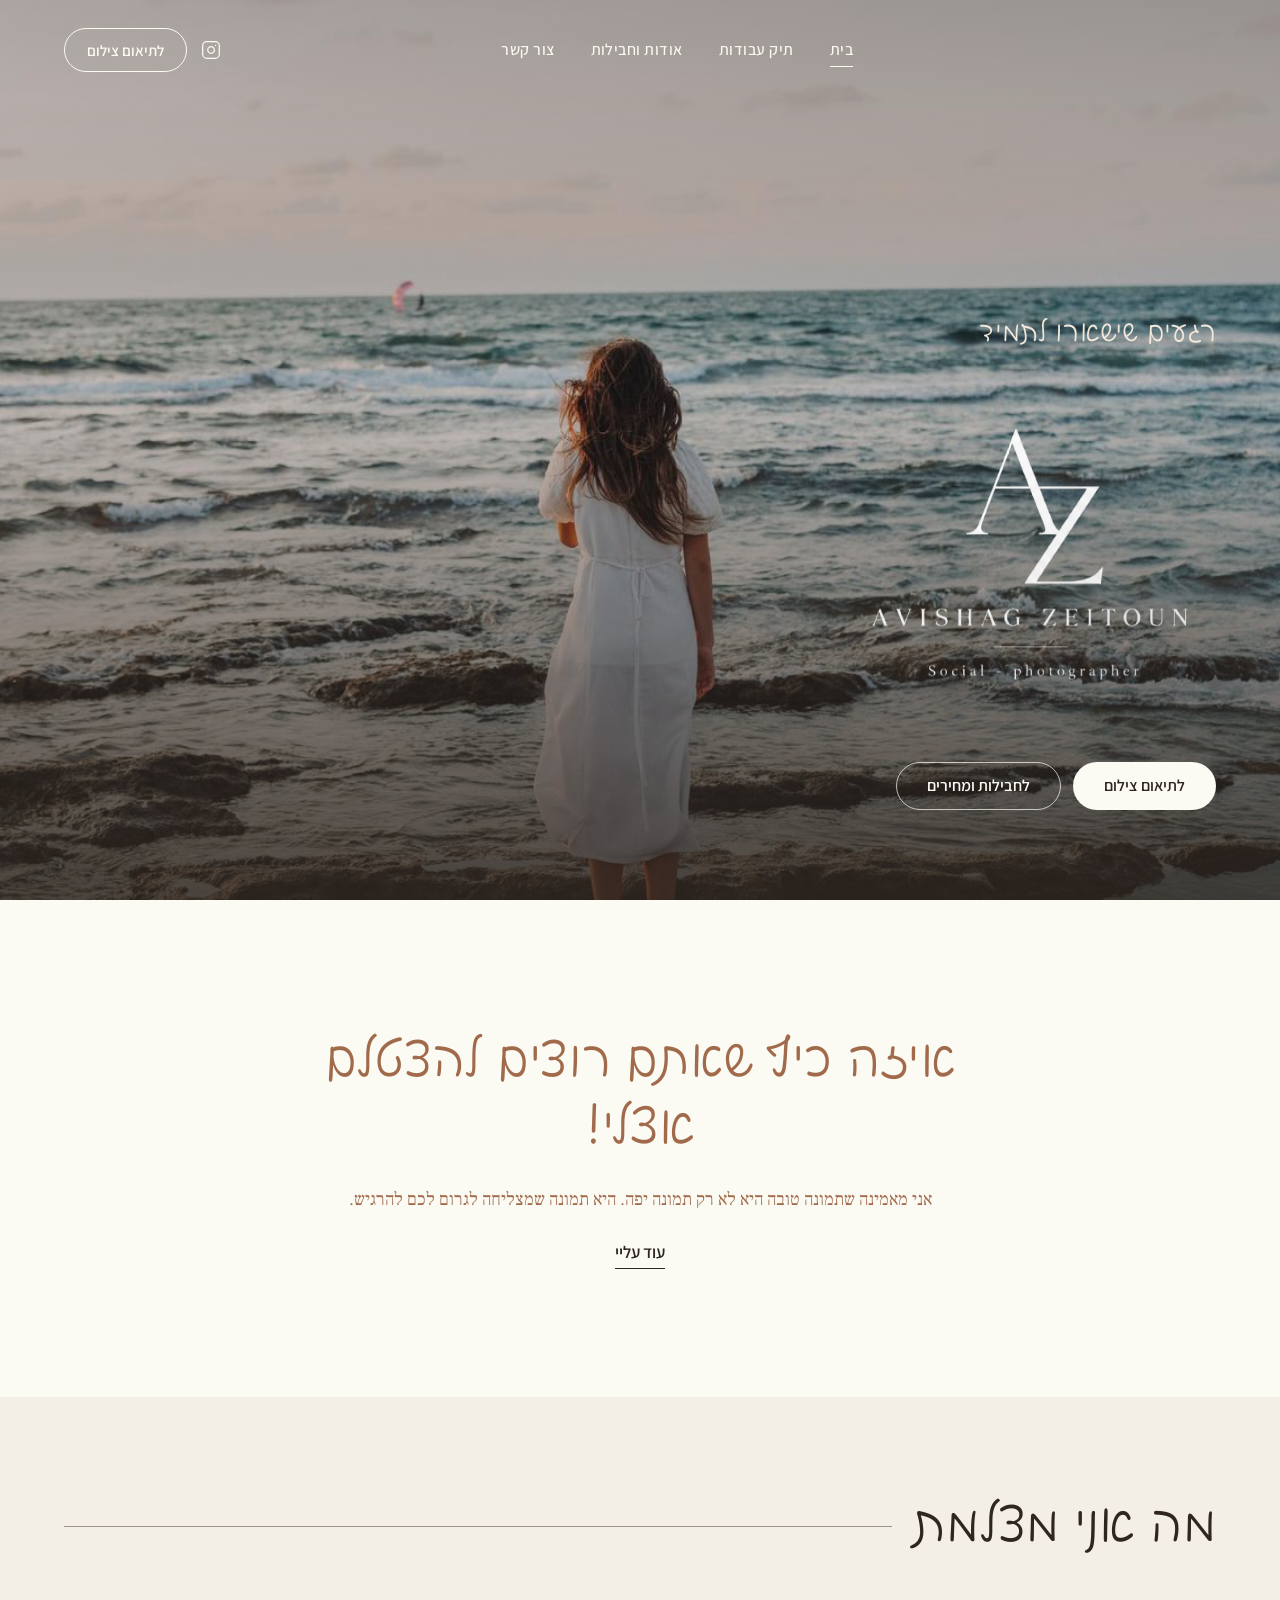
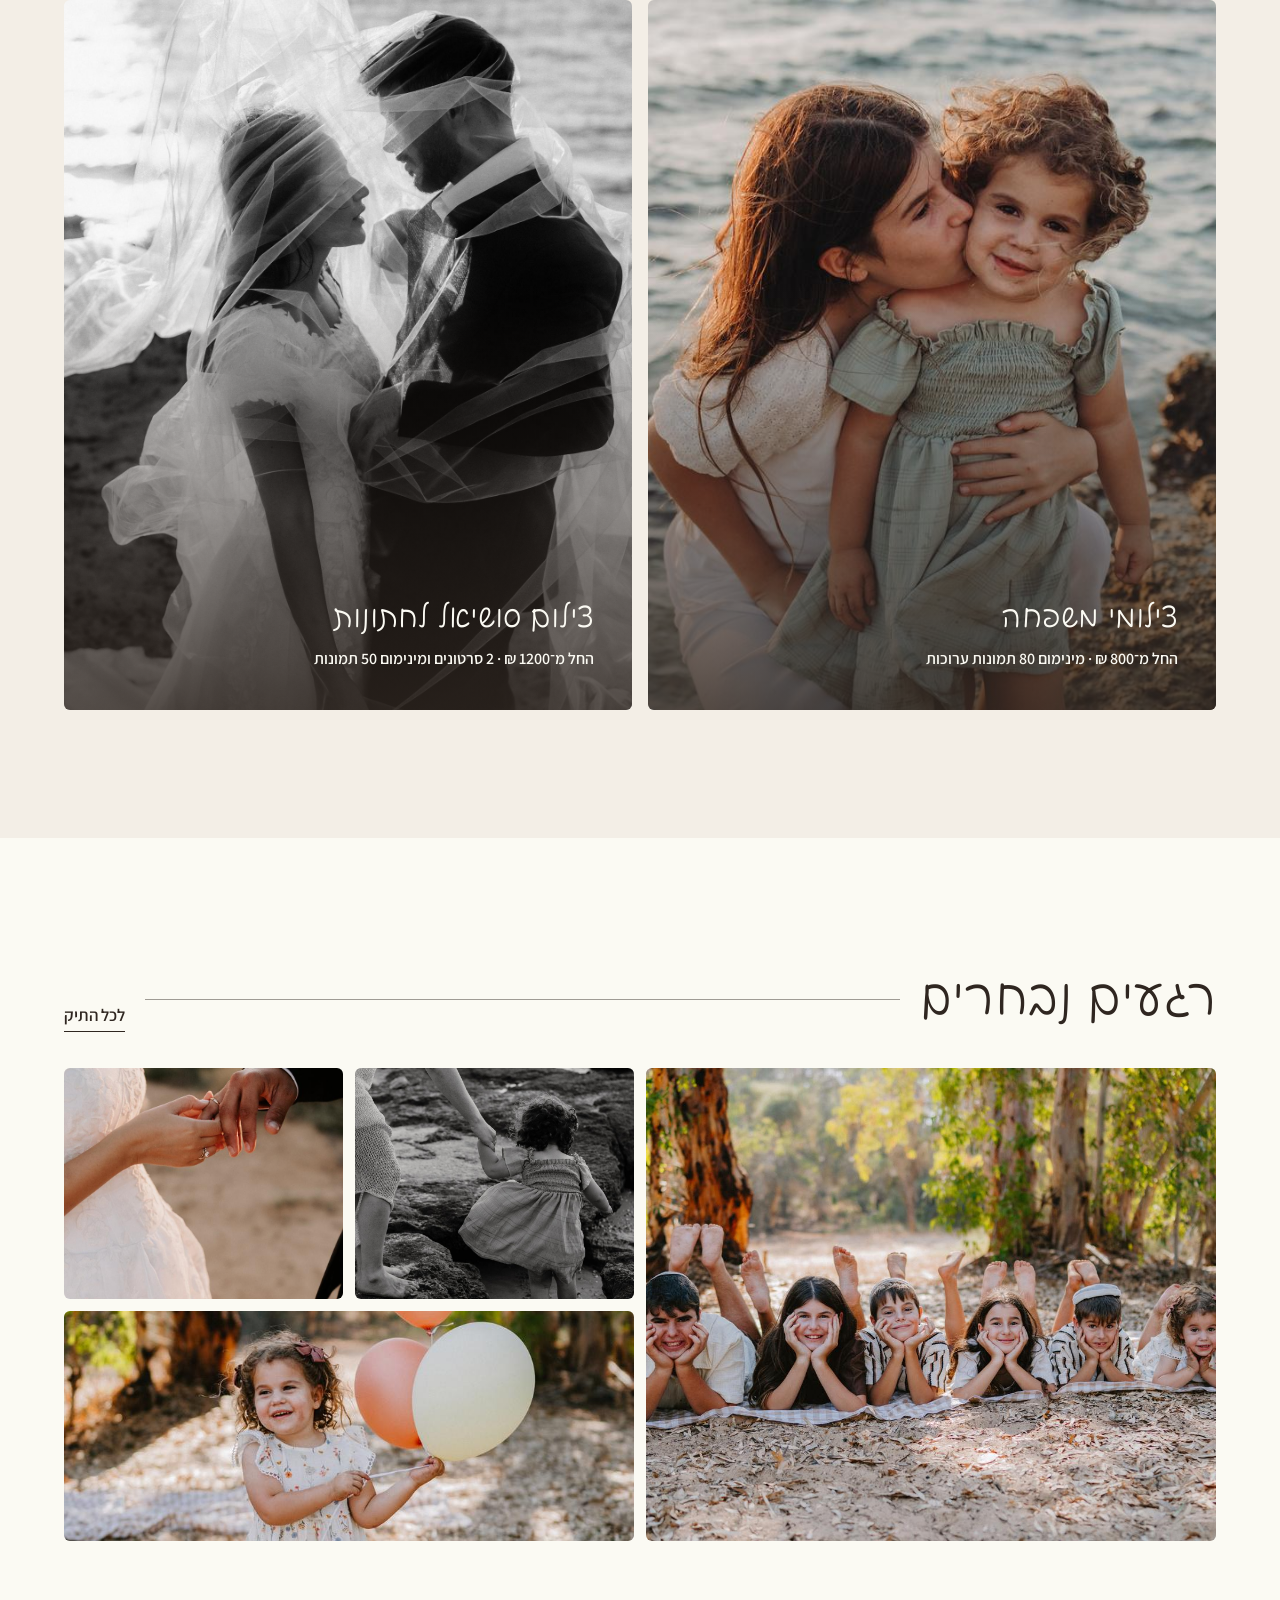
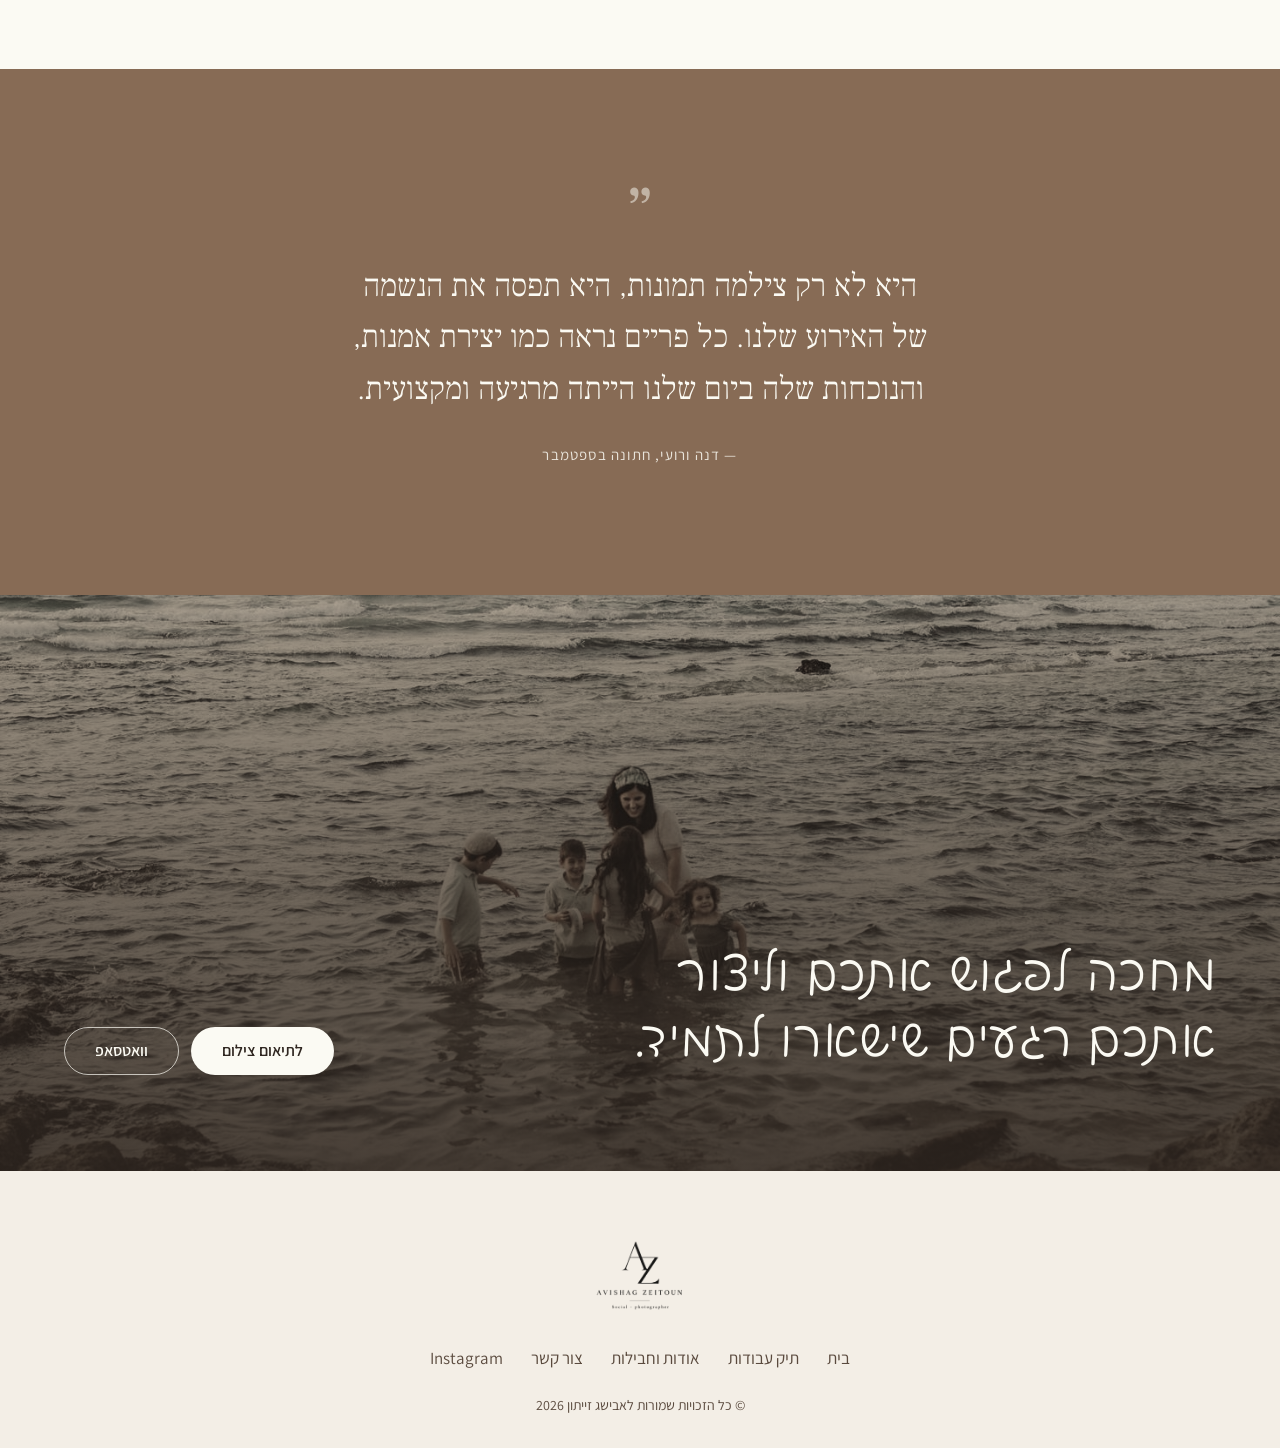
<file: index.html>
<!doctype html>
<html lang="he" dir="rtl">
  <head>
    <meta charset="UTF-8" />
    <meta name="viewport" content="width=device-width, initial-scale=1.0" />
    <title>Avishag Zeitoun – צלמת משפחות וסושיאל לחתונות</title>
    <meta
      name="description"
      content="צילומי משפחה וצילום סושיאל לחתונות. רגעים שישארו לתמיד."
    />
    <link rel="preconnect" href="https://fonts.googleapis.com" />
    <link rel="preconnect" href="https://fonts.gstatic.com" crossorigin />
    <link
      href="https://fonts.googleapis.com/css2?family=Assistant:wght@300..700&family=Frank+Ruhl+Libre:wght@300..700&family=Playpen+Sans+Hebrew:wght@300;400&display=swap"
      rel="stylesheet"
    />
    <link rel="stylesheet" href="css/style.css" />
  </head>
  <body>
    <!-- ── Navigation ─────────────────────────────────────────────────────── -->
    <nav class="site-nav site-nav--overlay" aria-label="ניווט ראשי">
      <div class="container nav-inner">
        <a
          class="nav-logo"
          href="index.html"
          aria-label="Avishag Zeitoun – דף הבית"
        >
          <img
            class="logo-light"
            src="page_pics/regular_logo.png"
            alt="Avishag Zeitoun"
          />
          <img
            class="logo-dark"
            src="page_pics/logo_for_dark_background.png"
            alt=""
          />
        </a>
        <ul class="nav-links">
          <li><a href="index.html" aria-current="page">בית</a></li>
          <li><a href="portfolio.html">תיק עבודות</a></li>
          <li><a href="about.html">אודות וחבילות</a></li>
          <li><a href="contact.html">צור קשר</a></li>
        </ul>
        <div class="nav-actions">
          <a
            class="nav-ig"
            data-ig
            href="#"
            target="_blank"
            rel="noopener noreferrer"
            aria-label="Instagram"
            ><svg
              width="20"
              height="20"
              viewBox="0 0 24 24"
              fill="none"
              stroke="currentColor"
              stroke-width="1.5"
              stroke-linecap="round"
              stroke-linejoin="round"
              aria-hidden="true"
            >
              <rect x="2" y="2" width="20" height="20" rx="5" ry="5" />
              <path d="M16 11.37A4 4 0 1 1 12.63 8 4 4 0 0 1 16 11.37z" />
              <line x1="17.5" y1="6.5" x2="17.51" y2="6.5" /></svg
          ></a>
          <button class="btn" type="button" data-open-modal>
            לתיאום צילום
          </button>
          <button
            class="burger"
            type="button"
            data-drawer-open
            aria-label="פתיחת תפריט"
          >
            <span></span><span></span>
          </button>
        </div>
      </div>
    </nav>

    <div class="drawer" id="drawer" aria-hidden="true">
      <button
        class="drawer-close"
        type="button"
        data-drawer-close
        aria-label="סגירה"
      >
        ×
      </button>
      <a href="index.html" aria-current="page">בית</a>
      <a href="portfolio.html">תיק עבודות</a>
      <a href="about.html">אודות וחבילות</a>
      <a href="contact.html">צור קשר</a>
      <div class="drawer-bottom">
        <button class="btn btn--ivory btn--block" type="button" data-open-modal>
          לתיאום צילום
        </button>
        <a data-ig href="#" target="_blank" rel="noopener noreferrer"
          >Instagram · <bdi dir="ltr">@avishag_photographer__</bdi></a
        >
      </div>
    </div>

    <!-- Logo that travels from the hero into the nav on scroll (driven by main.js) -->
    <div class="logo-fly" id="logo-fly" aria-hidden="true">
      <img
        class="logo-fly__dark"
        src="page_pics/logo_for_dark_background.png"
        alt=""
      />
      <img class="logo-fly__light" src="page_pics/regular_logo.png" alt="" />
    </div>

    <main>
      <header class="hero">
        <img
          class="hero__img hero__poster"
          src="page_pics/photo-2.jpg"
          alt="ילדה בשמלה לבנה מול הים בשקיעה"
          fetchpriority="high"
        />
        <!-- Seamless loop: two stacked copies of the clip crossfade at the seam (main.js) -->
        <video
          class="hero__img hero__video"
          muted
          playsinline
          preload="auto"
          aria-hidden="true"
          data-hero-video
        >
          <source src="page_pics/hero-loop.mp4" type="video/mp4" />
        </video>
        <video
          class="hero__img hero__video"
          muted
          playsinline
          preload="auto"
          aria-hidden="true"
          data-hero-video
        >
          <source src="page_pics/hero-loop.mp4" type="video/mp4" />
        </video>
        <div class="hero__shade"></div>
        <div class="container hero__content">
          <p class="hero__kicker">רגעים שישארו לתמיד</p>
          <h1 class="hero__title">
            <span class="visually-hidden"
              >אבישג זייתון – צילומי משפחה וסושיאל לחתונות</span
            >
            <img
              class="hero__logo"
              id="hero-logo"
              src="page_pics/logo_for_dark_background.png"
              alt=""
              aria-hidden="true"
            />
          </h1>
          <div class="btn-row">
            <button class="btn btn--ivory" type="button" data-open-modal>
              לתיאום צילום
            </button>
            <a class="btn btn--ghost" href="about.html#packages"
              >לחבילות ומחירים</a
            >
          </div>
        </div>
      </header>

      <section class="section">
        <div class="container intro reveal">
          <h2 class="h-section">איזה כיף שאתם רוצים להצטלם אצלי!</h2>
          <p class="story">
            אני מאמינה שתמונה טובה היא לא רק תמונה יפה. היא תמונה שמצליחה לגרום
            לכם להרגיש.
          </p>
          <a class="link-line" href="about.html">עוד עליי</a>
        </div>
      </section>

      <section
        class="section section--paper"
        style="padding-top: clamp(56px, 8vw, 96px)"
      >
        <div class="container">
          <div class="rule-title reveal" style="margin-bottom: 40px">
            <h2 class="h-section">מה אני מצלמת</h2>
          </div>
          <div class="services">
            <a class="service reveal" href="about.html#family-packages">
              <img
                src="page_pics/photo-3.jpg"
                alt="צילומי משפחה"
                loading="lazy"
              />
              <div class="service__shade"></div>
              <div class="service__body">
                <h3 class="h-card">צילומי משפחה</h3>
                <span class="service__from"
                  >החל מ־800 ₪ · מינימום 80 תמונות ערוכות</span
                >
              </div>
            </a>
            <a
              class="service reveal"
              href="about.html#wedding-packages"
              style="transition-delay: 120ms"
            >
              <img
                src="page_pics/photo-22.jpg"
                alt="צילום סושיאל לחתונות"
                loading="lazy"
              />
              <div class="service__shade"></div>
              <div class="service__body">
                <h3 class="h-card">צילום סושיאל לחתונות</h3>
                <span class="service__from"
                  >החל מ־1200 ₪ · 2 סרטונים ומינימום 50 תמונות</span
                >
              </div>
            </a>
          </div>
        </div>
      </section>

      <section class="section" style="overflow: hidden">
        <div
          class="container"
          style="
            display: flex;
            flex-wrap: wrap;
            align-items: flex-end;
            justify-content: space-between;
            gap: 20px;
            margin-bottom: 36px;
          "
        >
          <div class="rule-title reveal" style="flex: 1 1 320px">
            <h2 class="h-section">רגעים נבחרים</h2>
          </div>
          <a class="link-line" href="portfolio.html">לכל התיק</a>
        </div>
        <div class="container">
          <div class="featured">
            <figure class="featured__item featured__item--tall reveal">
              <img
                src="page_pics/photo-7.jpg"
                alt="שישה ילדים שוכבים על שמיכה ביער"
                loading="lazy"
              />
            </figure>
            <figure class="featured__item reveal">
              <img
                src="page_pics/photo-12.jpg"
                alt="אמא ופעוטה הולכות יד ביד על הסלעים"
                loading="lazy"
              />
            </figure>
            <figure class="featured__item reveal">
              <img
                src="page_pics/photo-20.jpg"
                alt="ענידת טבעת בחתונה"
                loading="lazy"
              />
            </figure>
            <figure class="featured__item featured__item--wide reveal">
              <img
                src="page_pics/photo-6.jpg"
                alt="ילדה עם בלונים"
                loading="lazy"
              />
            </figure>
          </div>
        </div>
      </section>

      <section class="section section--cocoa testimonial">
        <div class="testimonial__inner reveal">
          <span class="testimonial__mark" aria-hidden="true">”</span>
          <blockquote>
            היא לא רק צילמה תמונות, היא תפסה את הנשמה של האירוע שלנו. כל פריים
            נראה כמו יצירת אמנות, והנוכחות שלה ביום שלנו הייתה מרגיעה ומקצועית.
          </blockquote>
          <cite>— דנה ורועי, חתונה בספטמבר</cite>
        </div>
      </section>

      <section class="cta" id="contact-cta">
        <img
          class="cta__img"
          src="page_pics/photo-14.jpg"
          alt=""
          loading="lazy"
        />
        <div class="cta__shade"></div>
        <div class="container cta__inner">
          <h2 class="h-section">
            מחכה לפגוש אתכם וליצור אתכם רגעים שישארו לתמיד.
          </h2>
          <div class="btn-row">
            <button class="btn btn--ivory" type="button" data-open-modal>
              לתיאום צילום
            </button>
            <a
              class="btn btn--ghost"
              data-wa
              href="#"
              target="_blank"
              rel="noopener noreferrer"
              >וואטסאפ</a
            >
          </div>
        </div>
      </section>
    </main>

    <!-- ── Footer ─────────────────────────────────────────────────────────── -->
    <footer class="site-footer">
      <a href="index.html"
        ><img src="page_pics/regular_logo.png" alt="Avishag Zeitoun"
      /></a>
      <ul class="footer-nav">
        <li><a href="index.html">בית</a></li>
        <li><a href="portfolio.html">תיק עבודות</a></li>
        <li><a href="about.html">אודות וחבילות</a></li>
        <li><a href="contact.html">צור קשר</a></li>
        <li>
          <a data-ig href="#" target="_blank" rel="noopener noreferrer"
            >Instagram</a
          >
        </li>
      </ul>
      <p class="footer-copy">
        © כל הזכויות שמורות לאבישג זייתון <span data-year></span>
      </p>
    </footer>

    <!-- ── Booking modal ──────────────────────────────────────────────────── -->
    <div
      class="modal"
      id="booking-modal"
      role="dialog"
      aria-modal="true"
      aria-labelledby="modal-title"
    >
      <div class="modal__backdrop" data-close-modal></div>
      <div class="modal__panel">
        <button
          class="modal__close"
          type="button"
          data-close-modal
          aria-label="סגירה"
        >
          ×
        </button>
        <h2 class="h-card modal__title" id="modal-title">בואו נדבר</h2>
        <div class="booking" id="modal-form" data-booking>
          <div class="steps" aria-hidden="true"><span></span><span></span></div>
          <div class="form-step" data-step="1">
            <p class="form-step__title">איזה צילום מעניין אתכם?</p>
            <button type="button" class="session" data-session="family">
              <span
                ><strong>צילומי משפחה</strong
                ><small>800 / 1200 / 1500 ₪</small></span
              ><span aria-hidden="true">←</span>
            </button>
            <button type="button" class="session" data-session="wedding">
              <span
                ><strong>צילום סושיאל לחתונה</strong
                ><small>1200 / 1800 / 2200 ₪</small></span
              ><span aria-hidden="true">←</span>
            </button>
            <button type="button" class="session" data-session="pre-event">
              <span
                ><strong>בוק לפני האירוע</strong><small>צילום זוגי</small></span
              ><span aria-hidden="true">←</span>
            </button>
            <button type="button" class="session" data-session="bar-mitzvah">
              <span
                ><strong>בר / בת מצווה</strong
                ><small>חגיגה משפחתית</small></span
              ><span aria-hidden="true">←</span>
            </button>
          </div>
          <div class="form-step" data-step="2">
            <p class="form-picked"></p>
            <form>
              <div class="field-row">
                <input
                  class="field"
                  name="name"
                  required
                  placeholder="שם מלא *"
                  autocomplete="name"
                />
                <input
                  class="field"
                  name="phone"
                  type="tel"
                  required
                  placeholder="טלפון *"
                  autocomplete="tel"
                />
              </div>
              <input
                class="field"
                name="date"
                type="date"
                aria-label="תאריך מועדף"
              />
              <textarea
                class="field"
                name="message"
                rows="3"
                placeholder="ספרו לי קצת עליכם…"
              ></textarea>
              <button
                class="btn btn--cocoa btn--block"
                type="submit"
                style="margin-top: 16px"
              >
                שליחה בוואטסאפ
              </button>
            </form>
            <button type="button" class="form-back">→ חזרה</button>
          </div>
          <div class="form-success" data-step="done">
            <p class="h-card">ההודעה מוכנה בוואטסאפ!</p>
            <p>אם החלון לא נפתח, בדקו שחסימת חלונות קופצים כבויה.</p>
            <button
              type="button"
              class="link-line"
              data-reset
              style="
                background: none;
                border: 0;
                border-bottom: 1px solid;
                cursor: pointer;
                font: inherit;
              "
            >
              שליחה נוספת
            </button>
          </div>
        </div>
      </div>
    </div>

    <script src="js/gallery-data.js"></script>
    <script src="js/main.js"></script>
  </body>
</html>
</file>
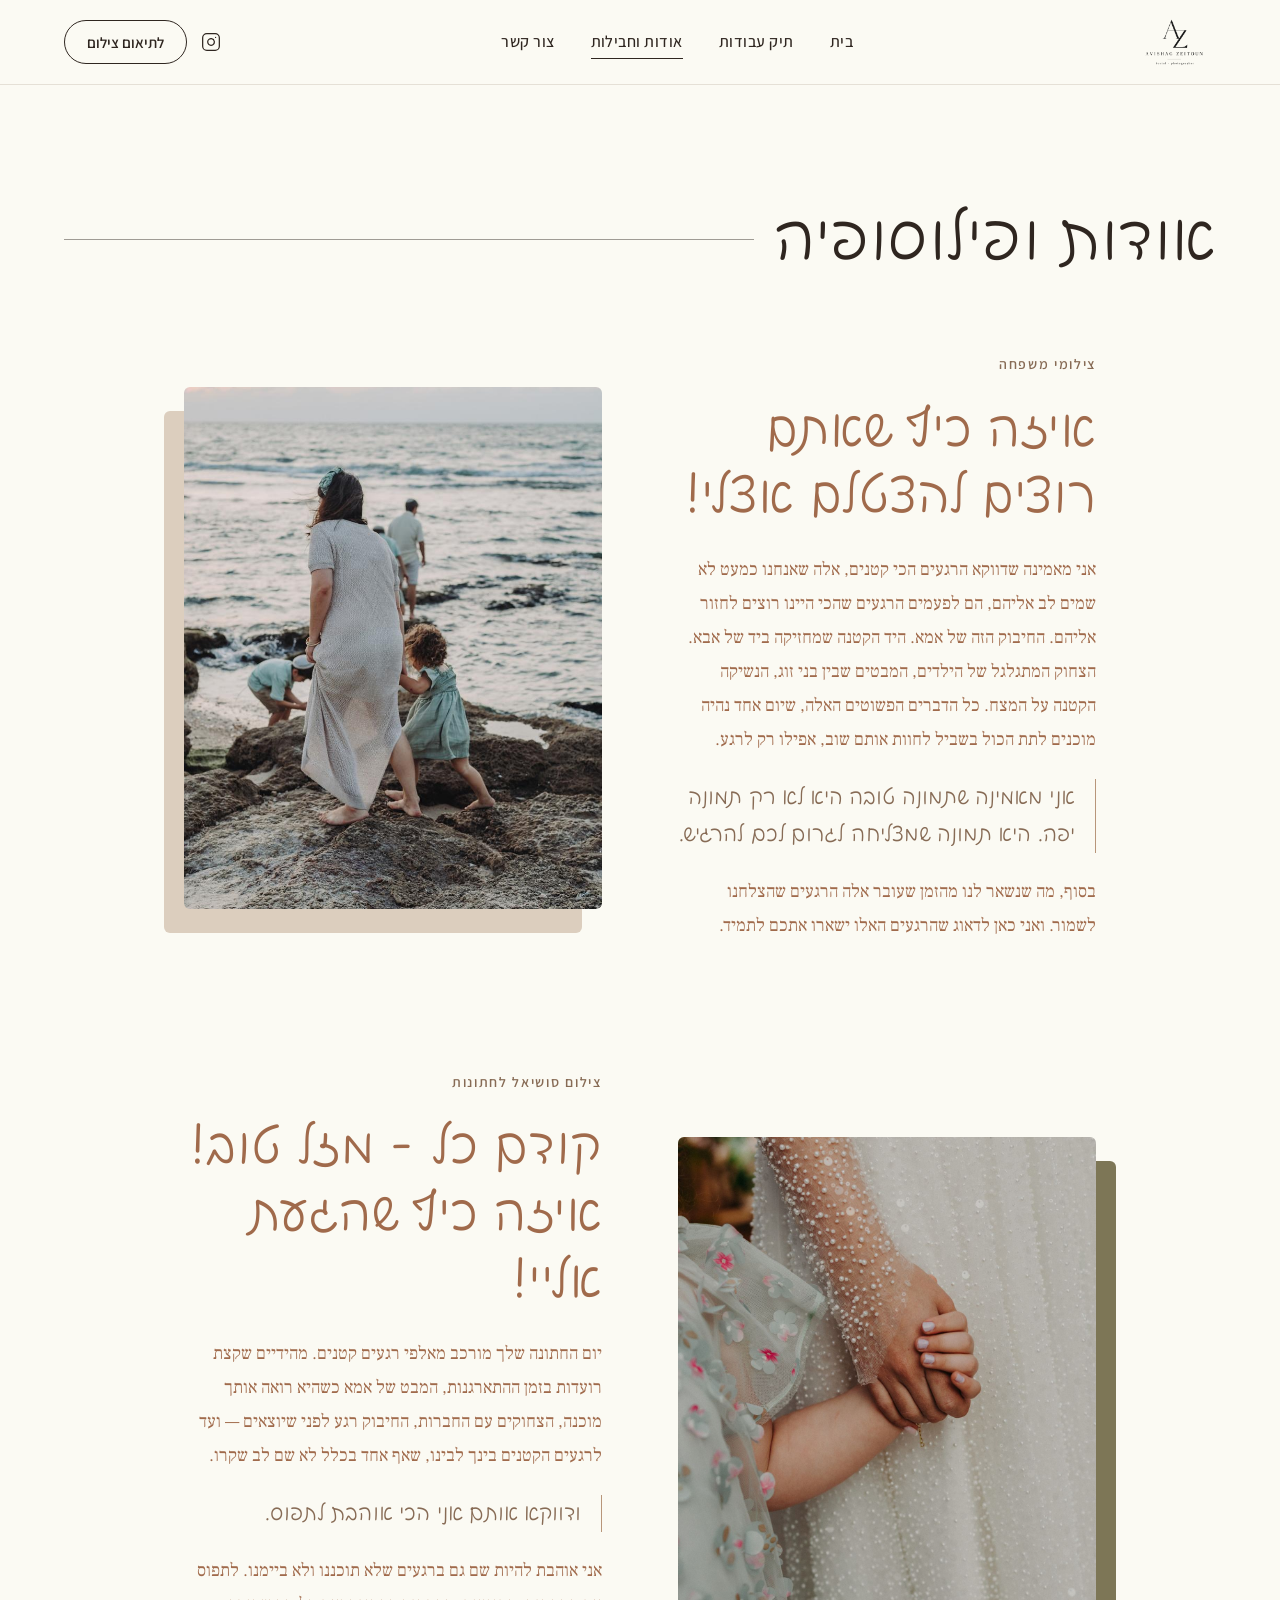
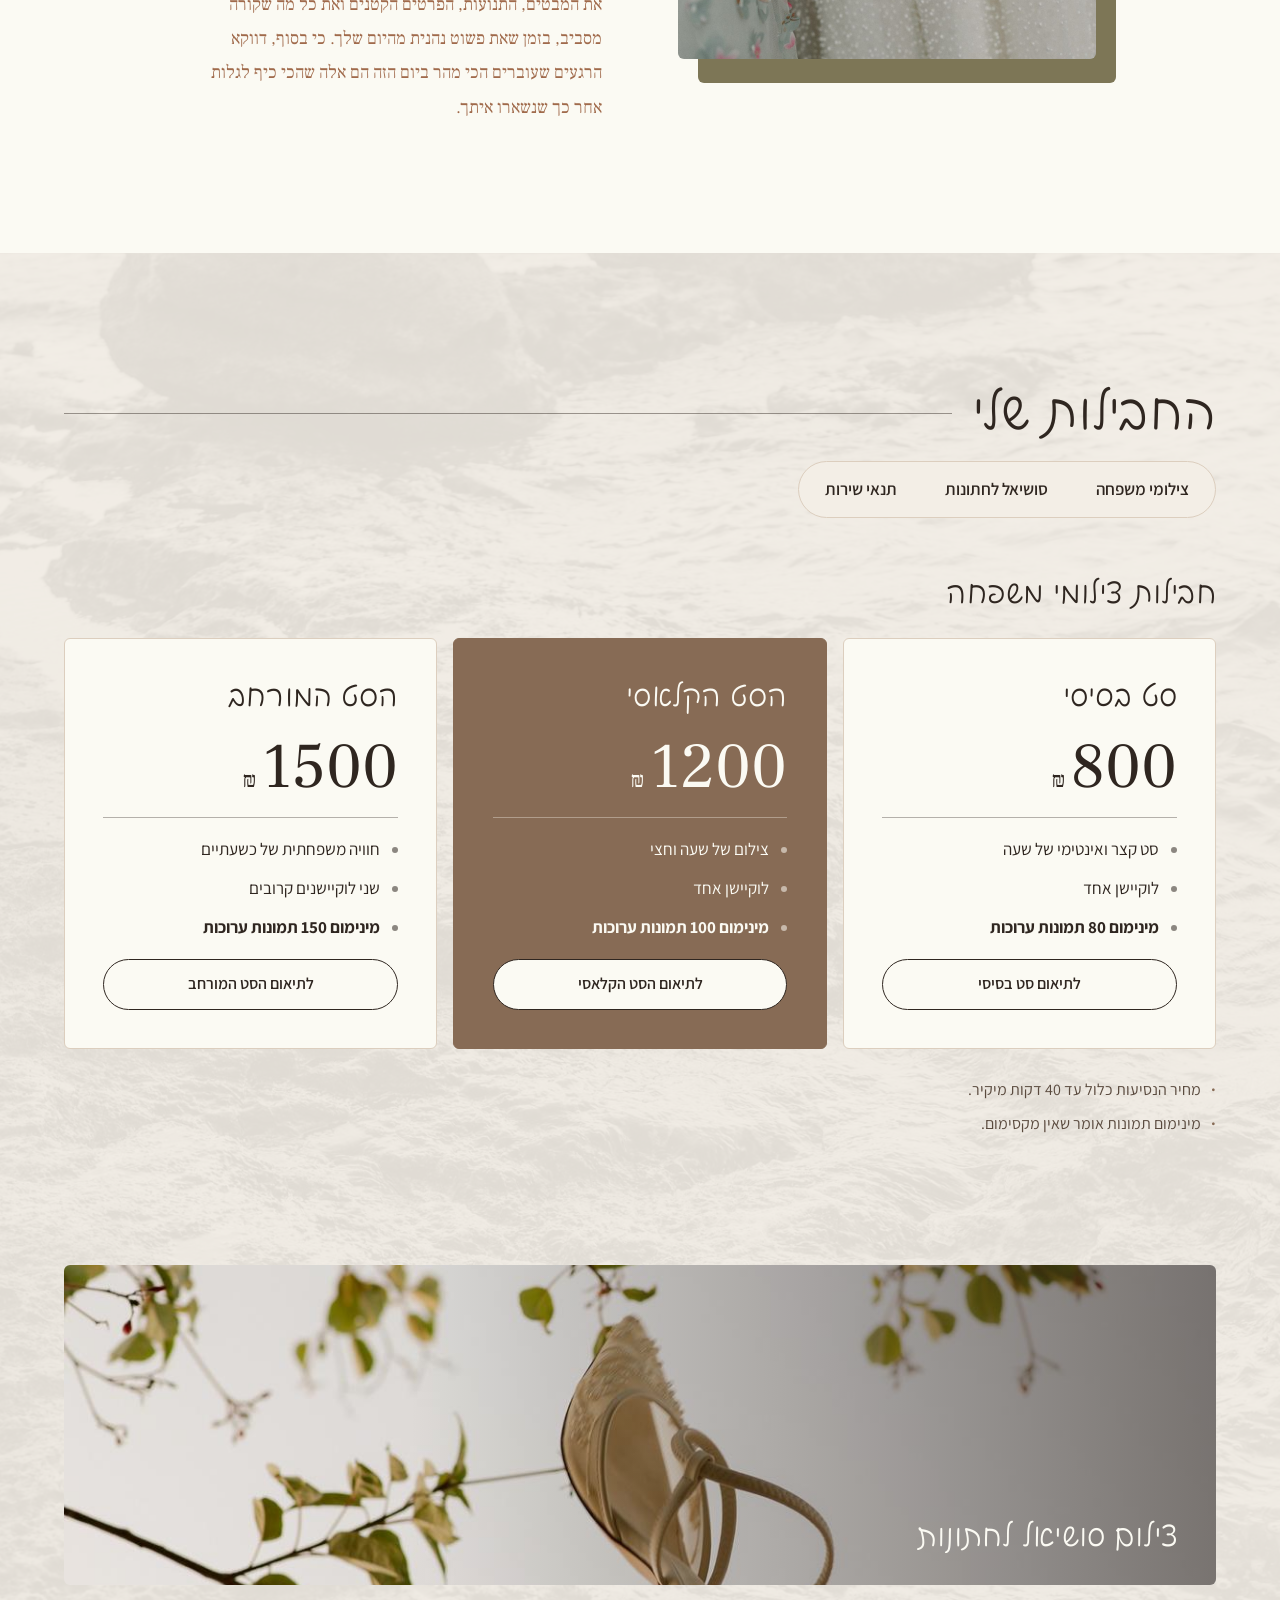
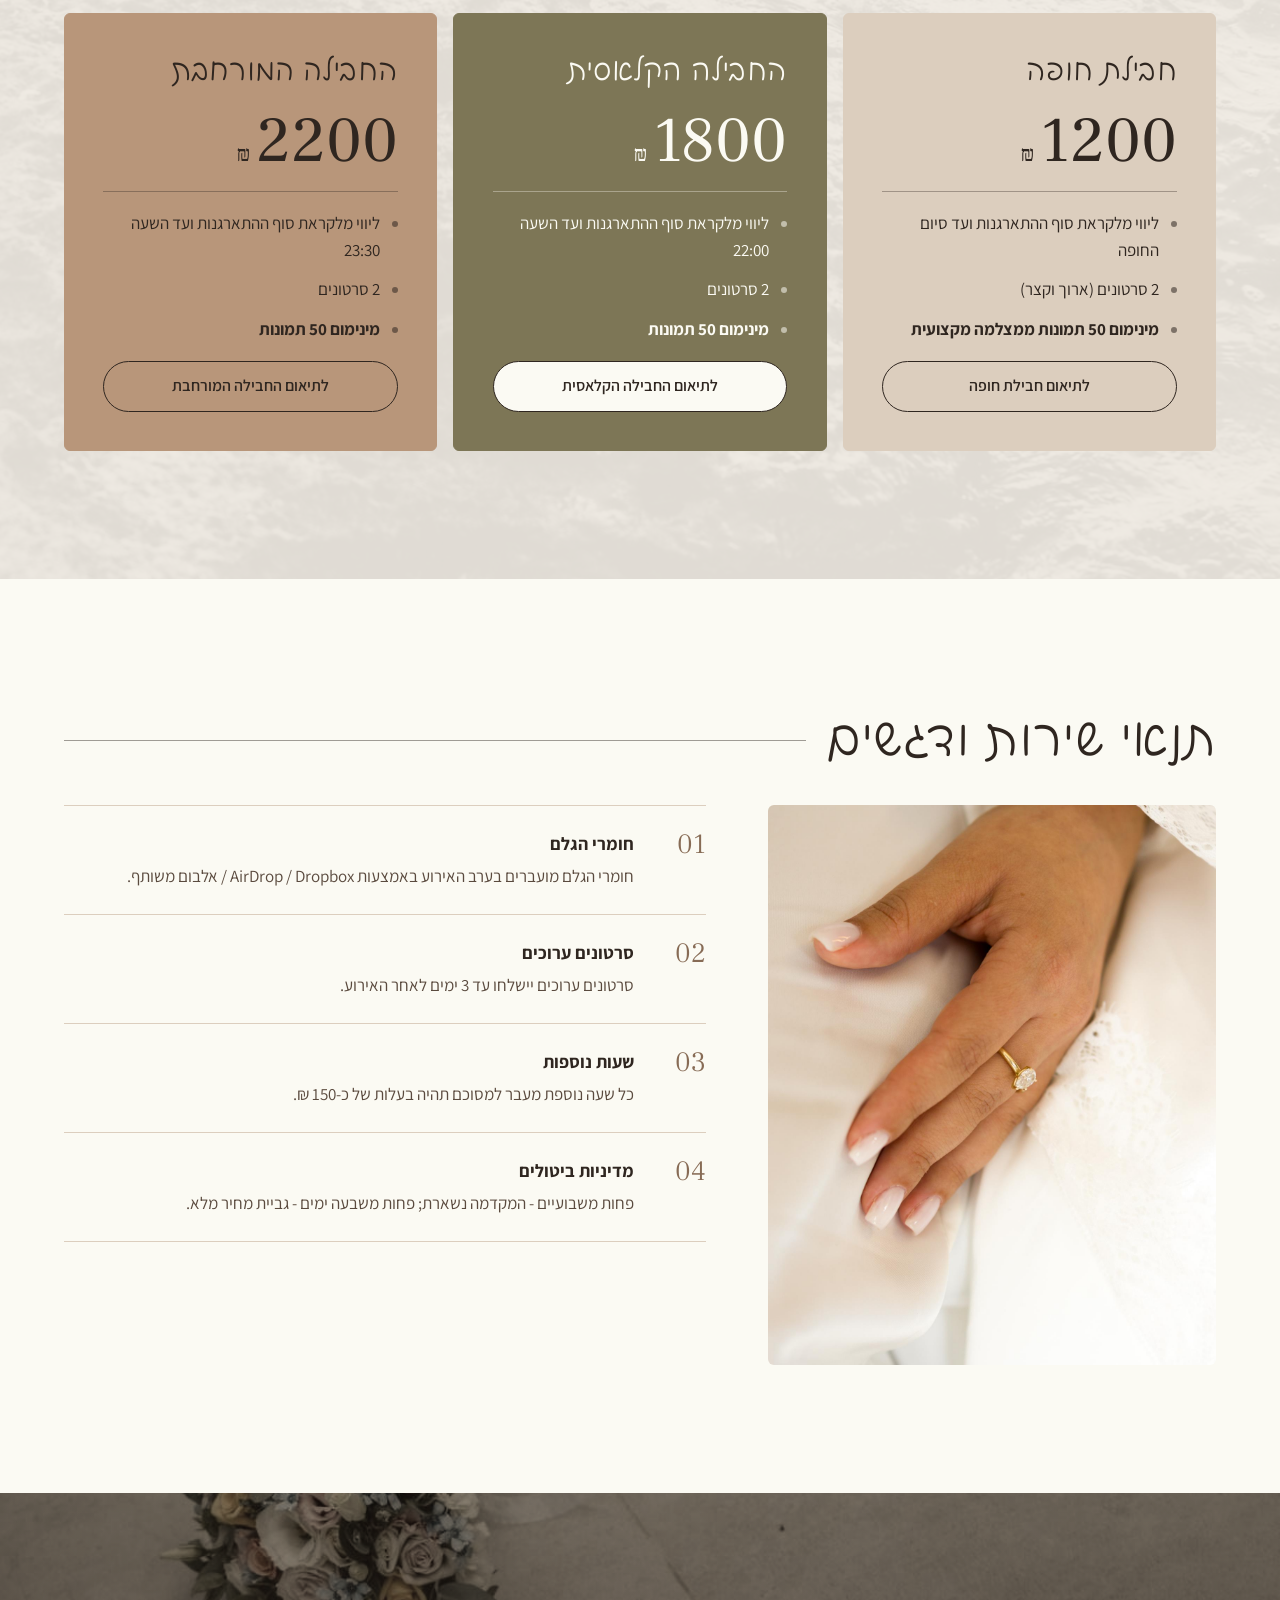
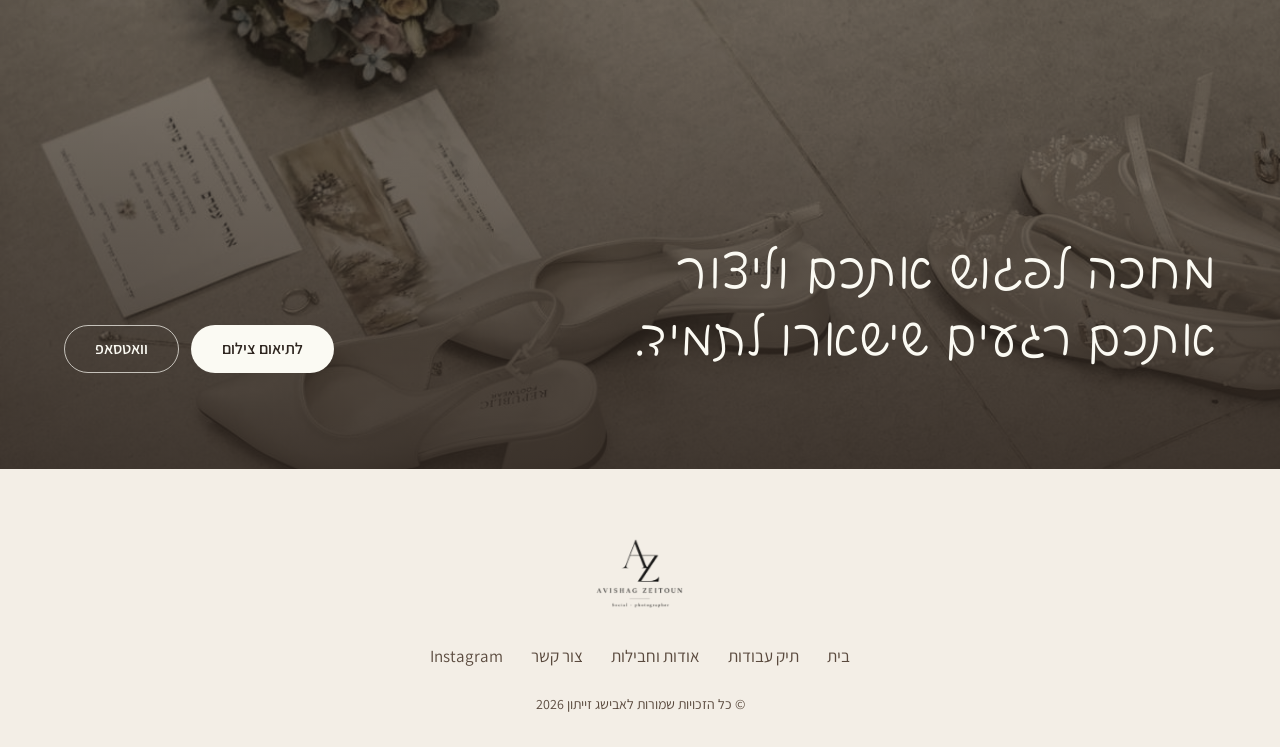
<file: about.html>
<!doctype html>
<html lang="he" dir="rtl">
  <head>
    <meta charset="UTF-8" />
    <meta name="viewport" content="width=device-width, initial-scale=1.0" />
    <title>אודות וחבילות – Avishag Zeitoun</title>
    <meta
      name="description"
      content="הפילוסופיה, חבילות צילומי משפחה וצילום סושיאל לחתונות, ותנאי השירות."
    />
    <link rel="preconnect" href="https://fonts.googleapis.com" />
    <link rel="preconnect" href="https://fonts.gstatic.com" crossorigin />
    <link
      href="https://fonts.googleapis.com/css2?family=Assistant:wght@300..700&family=Frank+Ruhl+Libre:wght@300..700&family=Playpen+Sans+Hebrew:wght@300;400&display=swap"
      rel="stylesheet"
    />
    <link rel="stylesheet" href="css/style.css" />
  </head>
  <body>
    <!-- ── Navigation ─────────────────────────────────────────────────────── -->
    <nav class="site-nav" aria-label="ניווט ראשי">
      <div class="container nav-inner">
        <a
          class="nav-logo"
          href="index.html"
          aria-label="Avishag Zeitoun – דף הבית"
        >
          <img
            class="logo-light"
            src="page_pics/regular_logo.png"
            alt="Avishag Zeitoun"
          />
          <img
            class="logo-dark"
            src="page_pics/logo_for_dark_background.png"
            alt=""
          />
        </a>
        <ul class="nav-links">
          <li><a href="index.html">בית</a></li>
          <li><a href="portfolio.html">תיק עבודות</a></li>
          <li><a href="about.html" aria-current="page">אודות וחבילות</a></li>
          <li><a href="contact.html">צור קשר</a></li>
        </ul>
        <div class="nav-actions">
          <a
            class="nav-ig"
            data-ig
            href="#"
            target="_blank"
            rel="noopener noreferrer"
            aria-label="Instagram"
            ><svg
              width="20"
              height="20"
              viewBox="0 0 24 24"
              fill="none"
              stroke="currentColor"
              stroke-width="1.5"
              stroke-linecap="round"
              stroke-linejoin="round"
              aria-hidden="true"
            >
              <rect x="2" y="2" width="20" height="20" rx="5" ry="5" />
              <path d="M16 11.37A4 4 0 1 1 12.63 8 4 4 0 0 1 16 11.37z" />
              <line x1="17.5" y1="6.5" x2="17.51" y2="6.5" /></svg
          ></a>
          <button class="btn" type="button" data-open-modal>
            לתיאום צילום
          </button>
          <button
            class="burger"
            type="button"
            data-drawer-open
            aria-label="פתיחת תפריט"
          >
            <span></span><span></span>
          </button>
        </div>
      </div>
    </nav>

    <div class="drawer" id="drawer" aria-hidden="true">
      <button
        class="drawer-close"
        type="button"
        data-drawer-close
        aria-label="סגירה"
      >
        ×
      </button>
      <a href="index.html">בית</a>
      <a href="portfolio.html">תיק עבודות</a>
      <a href="about.html" aria-current="page">אודות וחבילות</a>
      <a href="contact.html">צור קשר</a>
      <div class="drawer-bottom">
        <button class="btn btn--ivory btn--block" type="button" data-open-modal>
          לתיאום צילום
        </button>
        <a data-ig href="#" target="_blank" rel="noopener noreferrer"
          >Instagram · <bdi dir="ltr">@avishag_photographer__</bdi></a
        >
      </div>
    </div>

    <main>
      <section class="page-head">
        <div class="container">
          <div class="rule-title"><h1 class="script">אודות ופילוסופיה</h1></div>
        </div>
      </section>

      <!-- ── Vision ────────────────────────────────────────────────────────── -->
      <section class="section" style="padding-top: 0">
        <div class="container container--narrow">
          <div class="vision">
            <div class="vision__text reveal">
              <span class="eyebrow">צילומי משפחה</span>
              <h2 class="h-section">איזה כיף שאתם רוצים להצטלם אצלי!</h2>
              <p class="story">
                אני מאמינה שדווקא הרגעים הכי קטנים, אלה שאנחנו כמעט לא שמים לב
                אליהם, הם לפעמים הרגעים שהכי היינו רוצים לחזור אליהם. החיבוק הזה
                של אמא. היד הקטנה שמחזיקה ביד של אבא. הצחוק המתגלגל של הילדים,
                המבטים שבין בני זוג, הנשיקה הקטנה על המצח. כל הדברים הפשוטים
                האלה, שיום אחד נהיה מוכנים לתת הכול בשביל לחוות אותם שוב, אפילו
                רק לרגע.
              </p>
              <p class="vision__pull">
                אני מאמינה שתמונה טובה היא לא רק תמונה יפה. היא תמונה שמצליחה
                לגרום לכם להרגיש.
              </p>
              <p class="story">
                בסוף, מה שנשאר לנו מהזמן שעובר אלה הרגעים שהצלחנו לשמור. ואני
                כאן לדאוג שהרגעים האלו ישארו אתכם לתמיד.
              </p>
            </div>
            <figure class="vision__photo reveal">
              <img
                src="page_pics/photo-13.jpg"
                alt="אמא ופעוטה הולכות על הסלעים מול הים"
                loading="lazy"
              />
            </figure>
          </div>

          <div class="vision vision--wedding">
            <div class="vision__text reveal">
              <span class="eyebrow">צילום סושיאל לחתונות</span>
              <h2 class="h-section">קודם כל - מזל טוב! איזה כיף שהגעת אליי!</h2>
              <p class="story">
                יום החתונה שלך מורכב מאלפי רגעים קטנים. מהידיים שקצת רועדות בזמן
                ההתארגנות, המבט של אמא כשהיא רואה אותך מוכנה, הצחוקים עם החברות,
                החיבוק רגע לפני שיוצאים — ועד לרגעים הקטנים בינך לבינו, שאף אחד
                בכלל לא שם לב שקרו.
              </p>
              <p class="vision__pull">ודווקא אותם אני הכי אוהבת לתפוס.</p>
              <p class="story">
                אני אוהבת להיות שם גם ברגעים שלא תוכננו ולא ביימנו. לתפוס את
                המבטים, התנועות, הפרטים הקטנים ואת כל מה שקורה מסביב, בזמן שאת
                פשוט נהנית מהיום שלך. כי בסוף, דווקא הרגעים שעוברים הכי מהר ביום
                הזה הם אלה שהכי כיף לגלות אחר כך שנשארו איתך.
              </p>
            </div>
            <figure class="vision__photo reveal">
              <img
                src="page_pics/photo-17.jpg"
                alt="כלה מחזיקה יד של ילדה"
                loading="lazy"
              />
            </figure>
          </div>
        </div>
      </section>

      <!-- ── Packages ──────────────────────────────────────────────────────── -->
      <section class="section section--paper section--texture" id="packages">
        <div
          class="bg-photo bg-photo--texture"
          style="background-image: url(page_pics/photo-1.jpg)"
          aria-hidden="true"
        ></div>
        <div class="container">
          <div class="pricing-head reveal">
            <div class="rule-title"><h2 class="h-section">החבילות שלי</h2></div>
            <nav class="jump" aria-label="מעבר לחבילות">
              <a href="#family-packages">צילומי משפחה</a>
              <a href="#wedding-packages">סושיאל לחתונות</a>
              <a href="#terms">תנאי שירות</a>
            </nav>
          </div>

          <div id="family-packages" style="scroll-margin-top: 110px">
            <h3 class="h-card" style="margin-bottom: 24px">
              חבילות צילומי משפחה
            </h3>
            <div class="price-grid">
              <article class="price-card reveal">
                <h3 class="price-card__tier">סט בסיסי</h3>
                <p class="price-card__price">
                  <span class="num">800</span><span class="cur">₪</span>
                </p>
                <hr class="price-card__rule" />
                <ul class="price-card__list">
                  <li>סט קצר ואינטימי של שעה</li>
                  <li>לוקיישן אחד</li>
                  <li><strong>מינימום 80 תמונות ערוכות</strong></li>
                </ul>
                <button
                  class="btn btn--line btn--block"
                  type="button"
                  data-open-modal
                  data-session="family"
                >
                  לתיאום סט בסיסי
                </button>
              </article>
              <article class="price-card price-card--featured reveal">
                <h3 class="price-card__tier">הסט הקלאסי</h3>
                <p class="price-card__price">
                  <span class="num">1200</span><span class="cur">₪</span>
                </p>
                <hr class="price-card__rule" />
                <ul class="price-card__list">
                  <li>צילום של שעה וחצי</li>
                  <li>לוקיישן אחד</li>
                  <li><strong>מינימום 100 תמונות ערוכות</strong></li>
                </ul>
                <button
                  class="btn btn--line btn--block"
                  type="button"
                  data-open-modal
                  data-session="family"
                >
                  לתיאום הסט הקלאסי
                </button>
              </article>
              <article class="price-card reveal">
                <h3 class="price-card__tier">הסט המורחב</h3>
                <p class="price-card__price">
                  <span class="num">1500</span><span class="cur">₪</span>
                </p>
                <hr class="price-card__rule" />
                <ul class="price-card__list">
                  <li>חוויה משפחתית של כשעתיים</li>
                  <li>שני לוקיישנים קרובים</li>
                  <li><strong>מינימום 150 תמונות ערוכות</strong></li>
                </ul>
                <button
                  class="btn btn--line btn--block"
                  type="button"
                  data-open-modal
                  data-session="family"
                >
                  לתיאום הסט המורחב
                </button>
              </article>
            </div>
            <div class="notes">
              <p>מחיר הנסיעות כלול עד 40 דקות מיקיר.</p>
              <p>מינימום תמונות אומר שאין מקסימום.</p>
            </div>
          </div>

          <div
            id="wedding-packages"
            style="margin-top: var(--section); scroll-margin-top: 110px"
          >
            <figure class="banner reveal">
              <img
                src="page_pics/photo-21.jpg"
                alt="נעלי כלה תלויות על ענף"
                loading="lazy"
              />
              <figcaption class="h-card">צילום סושיאל לחתונות</figcaption>
            </figure>
            <div class="price-grid">
              <article class="price-card price-card--sand reveal">
                <h3 class="price-card__tier">חבילת חופה</h3>
                <p class="price-card__price">
                  <span class="num">1200</span><span class="cur">₪</span>
                </p>
                <hr class="price-card__rule" />
                <ul class="price-card__list">
                  <li>ליווי מלקראת סוף ההתארגנות ועד סיום החופה</li>
                  <li>2 סרטונים (ארוך וקצר)</li>
                  <li><strong>מינימום 50 תמונות ממצלמה מקצועית</strong></li>
                </ul>
                <button
                  class="btn btn--line btn--block"
                  type="button"
                  data-open-modal
                  data-session="wedding"
                >
                  לתיאום חבילת חופה
                </button>
              </article>
              <article class="price-card price-card--olive reveal">
                <h3 class="price-card__tier">החבילה הקלאסית</h3>
                <p class="price-card__price">
                  <span class="num">1800</span><span class="cur">₪</span>
                </p>
                <hr class="price-card__rule" />
                <ul class="price-card__list">
                  <li>ליווי מלקראת סוף ההתארגנות ועד השעה 22:00</li>
                  <li>2 סרטונים</li>
                  <li><strong>מינימום 50 תמונות</strong></li>
                </ul>
                <button
                  class="btn btn--line btn--block"
                  type="button"
                  data-open-modal
                  data-session="wedding"
                >
                  לתיאום החבילה הקלאסית
                </button>
              </article>
              <article class="price-card price-card--caramel reveal">
                <h3 class="price-card__tier">החבילה המורחבת</h3>
                <p class="price-card__price">
                  <span class="num">2200</span><span class="cur">₪</span>
                </p>
                <hr class="price-card__rule" />
                <ul class="price-card__list">
                  <li>ליווי מלקראת סוף ההתארגנות ועד השעה 23:30</li>
                  <li>2 סרטונים</li>
                  <li><strong>מינימום 50 תמונות</strong></li>
                </ul>
                <button
                  class="btn btn--line btn--block"
                  type="button"
                  data-open-modal
                  data-session="wedding"
                >
                  לתיאום החבילה המורחבת
                </button>
              </article>
            </div>
          </div>
        </div>
      </section>

      <!-- ── Terms ─────────────────────────────────────────────────────────── -->
      <section class="section" id="terms" style="scroll-margin-top: 80px">
        <div class="container">
          <div class="rule-title reveal" style="margin-bottom: 32px">
            <h2 class="h-section">תנאי שירות ודגשים</h2>
          </div>
          <div class="terms-layout">
            <figure class="side-visual reveal">
              <img
                src="page_pics/photo-16.jpg"
                alt="יד כלה עם טבעת אירוסין"
                loading="lazy"
              />
            </figure>
            <div class="terms reveal">
              <div class="term">
                <span class="term__num">01</span>
                <div>
                  <h3>חומרי הגלם</h3>
                  <p>
                    חומרי הגלם מועברים בערב האירוע באמצעות AirDrop / Dropbox /
                    אלבום משותף.
                  </p>
                </div>
              </div>
              <div class="term">
                <span class="term__num">02</span>
                <div>
                  <h3>סרטונים ערוכים</h3>
                  <p>סרטונים ערוכים יישלחו עד 3 ימים לאחר האירוע.</p>
                </div>
              </div>
              <div class="term">
                <span class="term__num">03</span>
                <div>
                  <h3>שעות נוספות</h3>
                  <p>כל שעה נוספת מעבר למסוכם תהיה בעלות של כ-150 ₪.</p>
                </div>
              </div>
              <div class="term">
                <span class="term__num">04</span>
                <div>
                  <h3>מדיניות ביטולים</h3>
                  <p>
                    פחות משבועיים - המקדמה נשארת; פחות משבעה ימים - גביית מחיר
                    מלא.
                  </p>
                </div>
              </div>
            </div>
          </div>
        </div>
      </section>

      <section class="cta" id="contact-cta">
        <img
          class="cta__img"
          src="page_pics/photo-19.jpg"
          alt=""
          loading="lazy"
        />
        <div class="cta__shade"></div>
        <div class="container cta__inner">
          <h2 class="h-section">
            מחכה לפגוש אתכם וליצור אתכם רגעים שישארו לתמיד.
          </h2>
          <div class="btn-row">
            <button class="btn btn--ivory" type="button" data-open-modal>
              לתיאום צילום
            </button>
            <a
              class="btn btn--ghost"
              data-wa
              href="#"
              target="_blank"
              rel="noopener noreferrer"
              >וואטסאפ</a
            >
          </div>
        </div>
      </section>
    </main>

    <!-- ── Footer ─────────────────────────────────────────────────────────── -->
    <footer class="site-footer">
      <a href="index.html"
        ><img src="page_pics/regular_logo.png" alt="Avishag Zeitoun"
      /></a>
      <ul class="footer-nav">
        <li><a href="index.html">בית</a></li>
        <li><a href="portfolio.html">תיק עבודות</a></li>
        <li><a href="about.html">אודות וחבילות</a></li>
        <li><a href="contact.html">צור קשר</a></li>
        <li>
          <a data-ig href="#" target="_blank" rel="noopener noreferrer"
            >Instagram</a
          >
        </li>
      </ul>
      <p class="footer-copy">
        © כל הזכויות שמורות לאבישג זייתון <span data-year></span>
      </p>
    </footer>

    <!-- ── Booking modal ──────────────────────────────────────────────────── -->
    <div
      class="modal"
      id="booking-modal"
      role="dialog"
      aria-modal="true"
      aria-labelledby="modal-title"
    >
      <div class="modal__backdrop" data-close-modal></div>
      <div class="modal__panel">
        <button
          class="modal__close"
          type="button"
          data-close-modal
          aria-label="סגירה"
        >
          ×
        </button>
        <h2 class="h-card modal__title" id="modal-title">בואו נדבר</h2>
        <div class="booking" id="modal-form" data-booking>
          <div class="steps" aria-hidden="true"><span></span><span></span></div>
          <div class="form-step" data-step="1">
            <p class="form-step__title">איזה צילום מעניין אתכם?</p>
            <button type="button" class="session" data-session="family">
              <span
                ><strong>צילומי משפחה</strong
                ><small>800 / 1200 / 1500 ₪</small></span
              ><span aria-hidden="true">←</span>
            </button>
            <button type="button" class="session" data-session="wedding">
              <span
                ><strong>צילום סושיאל לחתונה</strong
                ><small>1200 / 1800 / 2200 ₪</small></span
              ><span aria-hidden="true">←</span>
            </button>
            <button type="button" class="session" data-session="pre-event">
              <span
                ><strong>בוק לפני האירוע</strong><small>צילום זוגי</small></span
              ><span aria-hidden="true">←</span>
            </button>
            <button type="button" class="session" data-session="bar-mitzvah">
              <span
                ><strong>בר / בת מצווה</strong
                ><small>חגיגה משפחתית</small></span
              ><span aria-hidden="true">←</span>
            </button>
          </div>
          <div class="form-step" data-step="2">
            <p class="form-picked"></p>
            <form>
              <div class="field-row">
                <input
                  class="field"
                  name="name"
                  required
                  placeholder="שם מלא *"
                  autocomplete="name"
                />
                <input
                  class="field"
                  name="phone"
                  type="tel"
                  required
                  placeholder="טלפון *"
                  autocomplete="tel"
                />
              </div>
              <input
                class="field"
                name="date"
                type="date"
                aria-label="תאריך מועדף"
              />
              <textarea
                class="field"
                name="message"
                rows="3"
                placeholder="ספרו לי קצת עליכם…"
              ></textarea>
              <button
                class="btn btn--cocoa btn--block"
                type="submit"
                style="margin-top: 16px"
              >
                שליחה בוואטסאפ
              </button>
            </form>
            <button type="button" class="form-back">→ חזרה</button>
          </div>
          <div class="form-success" data-step="done">
            <p class="h-card">ההודעה מוכנה בוואטסאפ!</p>
            <p>אם החלון לא נפתח, בדקו שחסימת חלונות קופצים כבויה.</p>
            <button
              type="button"
              class="link-line"
              data-reset
              style="
                background: none;
                border: 0;
                border-bottom: 1px solid;
                cursor: pointer;
                font: inherit;
              "
            >
              שליחה נוספת
            </button>
          </div>
        </div>
      </div>
    </div>

    <script src="js/gallery-data.js"></script>
    <script src="js/main.js"></script>
  </body>
</html>
</file>
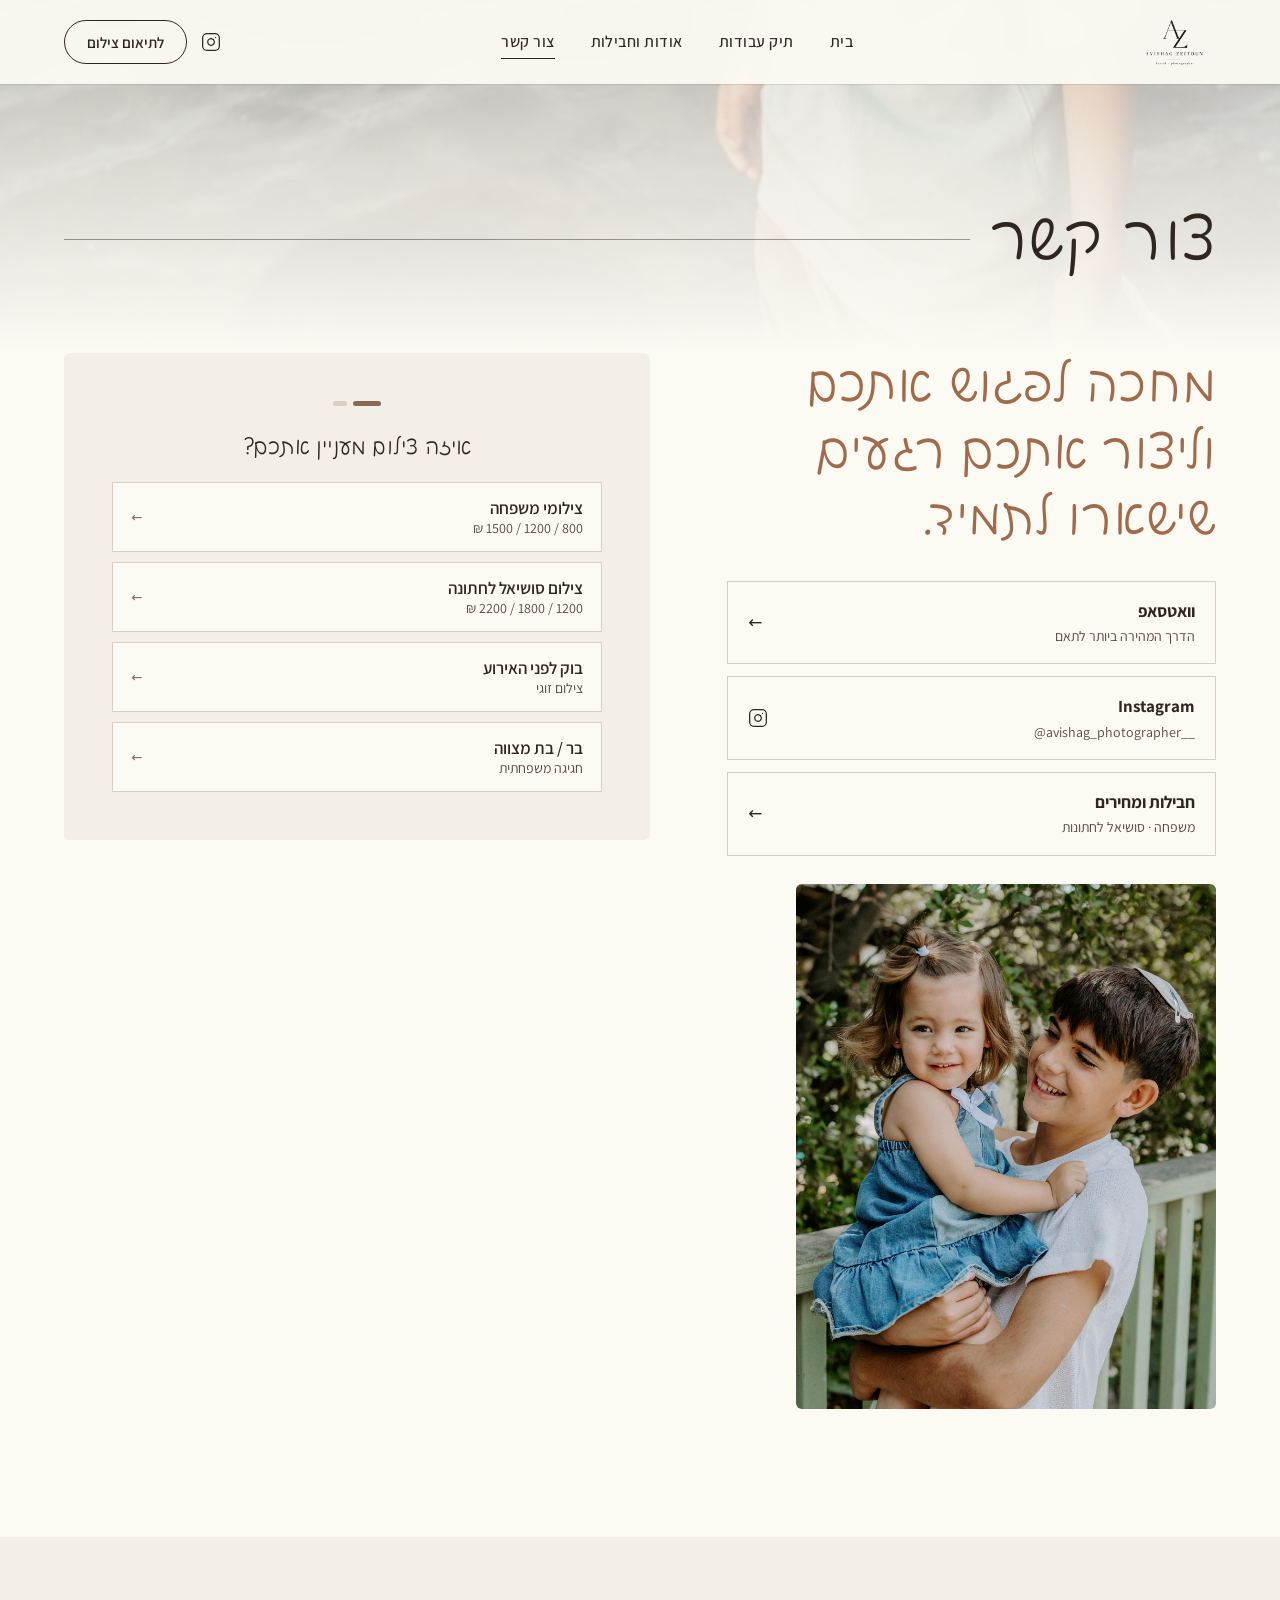
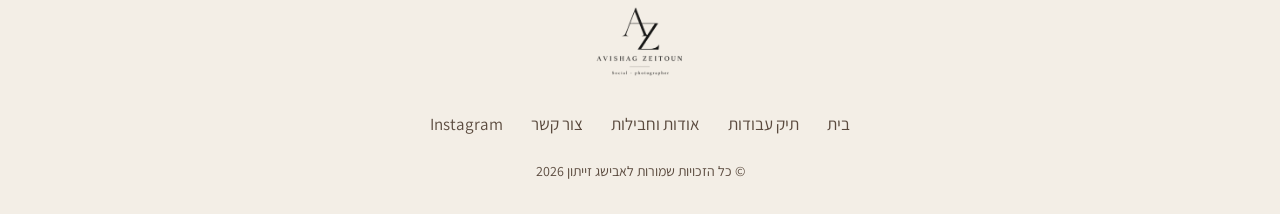
<file: contact.html>
<!doctype html>
<html lang="he" dir="rtl">
  <head>
    <meta charset="UTF-8" />
    <meta name="viewport" content="width=device-width, initial-scale=1.0" />
    <title>צור קשר – Avishag Zeitoun</title>
    <meta
      name="description"
      content="לתיאום צילומי משפחה או צילום סושיאל לחתונה."
    />
    <link rel="preconnect" href="https://fonts.googleapis.com" />
    <link rel="preconnect" href="https://fonts.gstatic.com" crossorigin />
    <link
      href="https://fonts.googleapis.com/css2?family=Assistant:wght@300..700&family=Frank+Ruhl+Libre:wght@300..700&family=Playpen+Sans+Hebrew:wght@300;400&display=swap"
      rel="stylesheet"
    />
    <link rel="stylesheet" href="css/style.css" />
  </head>
  <body>
    <!-- ── Navigation ─────────────────────────────────────────────────────── -->
    <nav class="site-nav" aria-label="ניווט ראשי">
      <div class="container nav-inner">
        <a
          class="nav-logo"
          href="index.html"
          aria-label="Avishag Zeitoun – דף הבית"
        >
          <img
            class="logo-light"
            src="page_pics/regular_logo.png"
            alt="Avishag Zeitoun"
          />
          <img
            class="logo-dark"
            src="page_pics/logo_for_dark_background.png"
            alt=""
          />
        </a>
        <ul class="nav-links">
          <li><a href="index.html">בית</a></li>
          <li><a href="portfolio.html">תיק עבודות</a></li>
          <li><a href="about.html">אודות וחבילות</a></li>
          <li><a href="contact.html" aria-current="page">צור קשר</a></li>
        </ul>
        <div class="nav-actions">
          <a
            class="nav-ig"
            data-ig
            href="#"
            target="_blank"
            rel="noopener noreferrer"
            aria-label="Instagram"
            ><svg
              width="20"
              height="20"
              viewBox="0 0 24 24"
              fill="none"
              stroke="currentColor"
              stroke-width="1.5"
              stroke-linecap="round"
              stroke-linejoin="round"
              aria-hidden="true"
            >
              <rect x="2" y="2" width="20" height="20" rx="5" ry="5" />
              <path d="M16 11.37A4 4 0 1 1 12.63 8 4 4 0 0 1 16 11.37z" />
              <line x1="17.5" y1="6.5" x2="17.51" y2="6.5" /></svg
          ></a>
          <button class="btn" type="button" data-open-modal>
            לתיאום צילום
          </button>
          <button
            class="burger"
            type="button"
            data-drawer-open
            aria-label="פתיחת תפריט"
          >
            <span></span><span></span>
          </button>
        </div>
      </div>
    </nav>

    <div class="drawer" id="drawer" aria-hidden="true">
      <button
        class="drawer-close"
        type="button"
        data-drawer-close
        aria-label="סגירה"
      >
        ×
      </button>
      <a href="index.html">בית</a>
      <a href="portfolio.html">תיק עבודות</a>
      <a href="about.html">אודות וחבילות</a>
      <a href="contact.html" aria-current="page">צור קשר</a>
      <div class="drawer-bottom">
        <button class="btn btn--ivory btn--block" type="button" data-open-modal>
          לתיאום צילום
        </button>
        <a data-ig href="#" target="_blank" rel="noopener noreferrer"
          >Instagram · <bdi dir="ltr">@avishag_photographer__</bdi></a
        >
      </div>
    </div>

    <main>
      <section class="page-head page-head--image">
        <div
          class="bg-photo"
          style="background-image: url(page_pics/photo-15.jpg)"
          aria-hidden="true"
        ></div>
        <div class="container">
          <div class="rule-title"><h1 class="script">צור קשר</h1></div>
        </div>
      </section>
      <section class="section" style="padding-top: 0">
        <div class="container">
          <div class="contact-grid">
            <div class="contact-info reveal">
              <h2 class="h-section" style="color: var(--clay)">
                מחכה לפגוש אתכם וליצור אתכם רגעים שישארו לתמיד.
              </h2>
              <div class="contact-links">
                <a
                  class="contact-link"
                  data-wa
                  href="#"
                  target="_blank"
                  rel="noopener noreferrer"
                  ><span
                    ><strong>וואטסאפ</strong
                    ><small>הדרך המהירה ביותר לתאם</small></span
                  ><span aria-hidden="true">←</span></a
                >
                <a
                  class="contact-link"
                  data-ig
                  href="#"
                  target="_blank"
                  rel="noopener noreferrer"
                  ><span
                    ><strong>Instagram</strong
                    ><small
                      ><bdi dir="ltr">@avishag_photographer__</bdi></small
                    ></span
                  ><svg
                    width="20"
                    height="20"
                    viewBox="0 0 24 24"
                    fill="none"
                    stroke="currentColor"
                    stroke-width="1.5"
                    stroke-linecap="round"
                    stroke-linejoin="round"
                    aria-hidden="true"
                  >
                    <rect x="2" y="2" width="20" height="20" rx="5" ry="5" />
                    <path d="M16 11.37A4 4 0 1 1 12.63 8 4 4 0 0 1 16 11.37z" />
                    <line x1="17.5" y1="6.5" x2="17.51" y2="6.5" /></svg
                ></a>
                <a class="contact-link" href="about.html#packages"
                  ><span
                    ><strong>חבילות ומחירים</strong
                    ><small>משפחה · סושיאל לחתונות</small></span
                  ><span aria-hidden="true">←</span></a
                >
              </div>
              <figure class="side-visual side-visual--offset">
                <img
                  src="page_pics/photo-5.jpg"
                  alt="אח מחזיק את אחותו הקטנה"
                  loading="lazy"
                />
              </figure>
            </div>
            <div class="form-card reveal">
              <div class="booking" id="contact-form" data-booking>
                <div class="steps" aria-hidden="true">
                  <span></span><span></span>
                </div>
                <div class="form-step" data-step="1">
                  <p class="form-step__title">איזה צילום מעניין אתכם?</p>
                  <button type="button" class="session" data-session="family">
                    <span
                      ><strong>צילומי משפחה</strong
                      ><small>800 / 1200 / 1500 ₪</small></span
                    ><span aria-hidden="true">←</span>
                  </button>
                  <button type="button" class="session" data-session="wedding">
                    <span
                      ><strong>צילום סושיאל לחתונה</strong
                      ><small>1200 / 1800 / 2200 ₪</small></span
                    ><span aria-hidden="true">←</span>
                  </button>
                  <button
                    type="button"
                    class="session"
                    data-session="pre-event"
                  >
                    <span
                      ><strong>בוק לפני האירוע</strong
                      ><small>צילום זוגי</small></span
                    ><span aria-hidden="true">←</span>
                  </button>
                  <button
                    type="button"
                    class="session"
                    data-session="bar-mitzvah"
                  >
                    <span
                      ><strong>בר / בת מצווה</strong
                      ><small>חגיגה משפחתית</small></span
                    ><span aria-hidden="true">←</span>
                  </button>
                </div>
                <div class="form-step" data-step="2">
                  <p class="form-picked"></p>
                  <form>
                    <div class="field-row">
                      <input
                        class="field"
                        name="name"
                        required
                        placeholder="שם מלא *"
                        autocomplete="name"
                      />
                      <input
                        class="field"
                        name="phone"
                        type="tel"
                        required
                        placeholder="טלפון *"
                        autocomplete="tel"
                      />
                    </div>
                    <input
                      class="field"
                      name="date"
                      type="date"
                      aria-label="תאריך מועדף"
                    />
                    <textarea
                      class="field"
                      name="message"
                      rows="3"
                      placeholder="ספרו לי קצת עליכם…"
                    ></textarea>
                    <button
                      class="btn btn--cocoa btn--block"
                      type="submit"
                      style="margin-top: 16px"
                    >
                      שליחה בוואטסאפ
                    </button>
                  </form>
                  <button type="button" class="form-back">→ חזרה</button>
                </div>
                <div class="form-success" data-step="done">
                  <p class="h-card">ההודעה מוכנה בוואטסאפ!</p>
                  <p>אם החלון לא נפתח, בדקו שחסימת חלונות קופצים כבויה.</p>
                  <button
                    type="button"
                    class="link-line"
                    data-reset
                    style="
                      background: none;
                      border: 0;
                      border-bottom: 1px solid;
                      cursor: pointer;
                      font: inherit;
                    "
                  >
                    שליחה נוספת
                  </button>
                </div>
              </div>
            </div>
          </div>
        </div>
      </section>
    </main>

    <!-- ── Footer ─────────────────────────────────────────────────────────── -->
    <footer class="site-footer">
      <a href="index.html"
        ><img src="page_pics/regular_logo.png" alt="Avishag Zeitoun"
      /></a>
      <ul class="footer-nav">
        <li><a href="index.html">בית</a></li>
        <li><a href="portfolio.html">תיק עבודות</a></li>
        <li><a href="about.html">אודות וחבילות</a></li>
        <li><a href="contact.html">צור קשר</a></li>
        <li>
          <a data-ig href="#" target="_blank" rel="noopener noreferrer"
            >Instagram</a
          >
        </li>
      </ul>
      <p class="footer-copy">
        © כל הזכויות שמורות לאבישג זייתון <span data-year></span>
      </p>
    </footer>

    <!-- ── Booking modal ──────────────────────────────────────────────────── -->
    <div
      class="modal"
      id="booking-modal"
      role="dialog"
      aria-modal="true"
      aria-labelledby="modal-title"
    >
      <div class="modal__backdrop" data-close-modal></div>
      <div class="modal__panel">
        <button
          class="modal__close"
          type="button"
          data-close-modal
          aria-label="סגירה"
        >
          ×
        </button>
        <h2 class="h-card modal__title" id="modal-title">בואו נדבר</h2>
        <div class="booking" id="modal-form" data-booking>
          <div class="steps" aria-hidden="true"><span></span><span></span></div>
          <div class="form-step" data-step="1">
            <p class="form-step__title">איזה צילום מעניין אתכם?</p>
            <button type="button" class="session" data-session="family">
              <span
                ><strong>צילומי משפחה</strong
                ><small>800 / 1200 / 1500 ₪</small></span
              ><span aria-hidden="true">←</span>
            </button>
            <button type="button" class="session" data-session="wedding">
              <span
                ><strong>צילום סושיאל לחתונה</strong
                ><small>1200 / 1800 / 2200 ₪</small></span
              ><span aria-hidden="true">←</span>
            </button>
            <button type="button" class="session" data-session="pre-event">
              <span
                ><strong>בוק לפני האירוע</strong><small>צילום זוגי</small></span
              ><span aria-hidden="true">←</span>
            </button>
            <button type="button" class="session" data-session="bar-mitzvah">
              <span
                ><strong>בר / בת מצווה</strong
                ><small>חגיגה משפחתית</small></span
              ><span aria-hidden="true">←</span>
            </button>
          </div>
          <div class="form-step" data-step="2">
            <p class="form-picked"></p>
            <form>
              <div class="field-row">
                <input
                  class="field"
                  name="name"
                  required
                  placeholder="שם מלא *"
                  autocomplete="name"
                />
                <input
                  class="field"
                  name="phone"
                  type="tel"
                  required
                  placeholder="טלפון *"
                  autocomplete="tel"
                />
              </div>
              <input
                class="field"
                name="date"
                type="date"
                aria-label="תאריך מועדף"
              />
              <textarea
                class="field"
                name="message"
                rows="3"
                placeholder="ספרו לי קצת עליכם…"
              ></textarea>
              <button
                class="btn btn--cocoa btn--block"
                type="submit"
                style="margin-top: 16px"
              >
                שליחה בוואטסאפ
              </button>
            </form>
            <button type="button" class="form-back">→ חזרה</button>
          </div>
          <div class="form-success" data-step="done">
            <p class="h-card">ההודעה מוכנה בוואטסאפ!</p>
            <p>אם החלון לא נפתח, בדקו שחסימת חלונות קופצים כבויה.</p>
            <button
              type="button"
              class="link-line"
              data-reset
              style="
                background: none;
                border: 0;
                border-bottom: 1px solid;
                cursor: pointer;
                font: inherit;
              "
            >
              שליחה נוספת
            </button>
          </div>
        </div>
      </div>
    </div>

    <script src="js/gallery-data.js"></script>
    <script src="js/main.js"></script>
  </body>
</html>
</file>
<file: css/style.css>
/* ═══════════════════════════════════════════════════════════════════════
   Avishag Zeitoun — design system
   Derived from the client PDFs (family + wedding social price lists):
   ivory paper, earthy colour blocks, handwritten Hebrew headings,
   serif storytelling text, bold sans for practical details.
   ═══════════════════════════════════════════════════════════════════════ */

:root {
  /* Palette */
  --ivory: #fbfaf3; /* page paper */
  --paper: #f3eee6; /* alternate section */
  --sand: #dccebe; /* light colour block */
  --caramel: #b8967a; /* warm colour block */
  --cocoa: #876b55; /* primary brand block */
  --olive: #7d7656; /* secondary brand block */
  --ink: #2f2620; /* main text */
  --ink-soft: #5a4a3e; /* secondary text */
  --clay: #a06a4b; /* storytelling text */

  /* Type */
  --font-script: "Playpen Sans Hebrew", "Assistant", cursive;
  --font-serif: "Frank Ruhl Libre", Georgia, serif;
  --font-sans: "Assistant", system-ui, sans-serif;

  /* Spacing */
  --gutter: clamp(20px, 5vw, 64px);
  --section: clamp(72px, 10vw, 140px);
  --max: 1320px;
  --pill: 999px;
  --radius: 6px; /* photos + cards: soft, near-square like the PDF prints */
}

/* ── Base ─────────────────────────────────────────────────────────────── */
*,
*::before,
*::after {
  box-sizing: border-box;
}
html {
  scroll-behavior: smooth;
  scrollbar-width: thin;
  scrollbar-color: rgba(135, 107, 85, 0.45) transparent;
}
::-webkit-scrollbar {
  width: 8px;
  height: 8px;
  background: transparent;
}
::-webkit-scrollbar-track {
  background: transparent;
}
::-webkit-scrollbar-thumb {
  background: rgba(135, 107, 85, 0.45);
  border-radius: 999px;
}
::-webkit-scrollbar-thumb:hover {
  background: rgba(135, 107, 85, 0.7);
}
body {
  margin: 0;
  background: var(--ivory);
  color: var(--ink);
  font-family: var(--font-sans);
  font-size: 17px;
  line-height: 1.6;
  -webkit-font-smoothing: antialiased;
}
img {
  display: block;
  max-width: 100%;
  height: auto;
}
h1,
h2,
h3,
h4,
p,
figure,
blockquote {
  margin: 0;
}
a {
  color: var(--cocoa);
  text-decoration: none;
  transition:
    color 0.25s,
    opacity 0.25s;
}
a:hover {
  color: var(--ink);
}
::selection {
  background: var(--sand);
  color: var(--ink);
}
:focus-visible {
  outline: 2px solid var(--cocoa);
  outline-offset: 3px;
}

.container {
  max-width: var(--max);
  margin-inline: auto;
  padding-inline: var(--gutter);
}
.container--narrow {
  max-width: 1040px;
}
.section {
  padding-block: var(--section);
}
.section--paper {
  background: var(--paper);
}
.section--cocoa {
  background: var(--cocoa);
  color: var(--ivory);
}

/* ── Type helpers ─────────────────────────────────────────────────────── */
.script {
  font-family: var(--font-script);
  font-weight: 300;
}
.h-display {
  font: 300 clamp(40px, 7vw, 96px)/1.04 var(--font-serif);
  letter-spacing: -0.01em;
  text-wrap: balance;
}
.h-section {
  font: 300 clamp(30px, 4vw, 52px)/1.3 var(--font-script);
}
.h-card {
  font: 300 clamp(24px, 2.4vw, 32px)/1.3 var(--font-script);
}
.story {
  font: clamp(17px, 1.4vw, 19px)/1.9 var(--font-serif);
  text-wrap: pretty;
}
.eyebrow {
  font-size: 14px;
  font-weight: 600;
  letter-spacing: 0.12em;
  color: var(--cocoa);
}

/* Title with the long hairline rule used throughout the PDFs */
.rule-title {
  display: flex;
  align-items: center;
  gap: 20px;
}
.rule-title::after {
  content: "";
  flex: 1;
  height: 1px;
  background: currentColor;
  opacity: 0.45;
}
.rule-title > * {
  white-space: nowrap;
}

/* ── Buttons ──────────────────────────────────────────────────────────── */
.btn-row {
  display: flex;
  flex-wrap: wrap;
  gap: 12px;
}
.btn {
  display: inline-flex;
  align-items: center;
  justify-content: center;
  min-height: 48px;
  padding: 14px 30px;
  border-radius: var(--pill);
  border: 1px solid transparent;
  font: 600 16px/1 var(--font-sans);
  white-space: nowrap;
  cursor: pointer;
  transition:
    background 0.3s,
    color 0.3s,
    border-color 0.3s;
}
.btn--cocoa {
  background: var(--cocoa);
  color: var(--ivory);
}
.btn--cocoa:hover {
  background: var(--ink);
  color: var(--ivory);
}
.btn--ivory {
  background: var(--ivory);
  color: var(--ink);
}
.btn--ivory:hover {
  background: var(--sand);
  color: var(--ink);
}
.btn--ghost {
  background: transparent;
  color: var(--ivory);
  border-color: rgba(251, 250, 243, 0.7);
}
.btn--ghost:hover {
  background: rgba(251, 250, 243, 0.14);
  color: var(--ivory);
}
.btn--line {
  background: transparent;
  color: var(--ink);
  border-color: var(--ink);
}
.btn--line:hover {
  background: var(--ink);
  color: var(--ivory);
}
.btn--block {
  width: 100%;
}
.link-line {
  font-weight: 600;
  color: var(--ink);
  border-bottom: 1px solid currentColor;
  padding-bottom: 2px;
}
.link-line:hover {
  opacity: 0.6;
  color: var(--ink);
}

/* ── Navigation ───────────────────────────────────────────────────────── */
.site-nav {
  position: fixed;
  top: 0;
  inset-inline: 0;
  z-index: 50;
  padding-block: 10px;
  color: var(--ink);
  background: rgba(251, 250, 243, 0.94);
  box-shadow: 0 1px 0 rgba(135, 107, 85, 0.18);
  backdrop-filter: blur(10px);
  -webkit-backdrop-filter: blur(10px);
  transition:
    background 0.4s,
    padding 0.4s,
    box-shadow 0.4s,
    color 0.4s;
}
/* Home page: transparent over the hero until scrolled */
.site-nav--overlay {
  background: transparent;
  box-shadow: none;
  backdrop-filter: none;
  -webkit-backdrop-filter: none;
  color: var(--ivory);
  padding-block: 18px;
}
.site-nav--overlay.is-solid {
  background: rgba(251, 250, 243, 0.94);
  box-shadow: 0 1px 0 rgba(135, 107, 85, 0.18);
  backdrop-filter: blur(10px);
  -webkit-backdrop-filter: blur(10px);
  color: var(--ink);
  padding-block: 10px;
}
.nav-inner {
  display: flex;
  align-items: center;
  justify-content: space-between;
  gap: 24px;
}
.nav-logo img {
  height: 64px;
  width: auto;
  object-fit: contain;
}
.nav-logo .logo-dark {
  display: none;
}
.site-nav--overlay:not(.is-solid) .logo-light {
  display: none;
}
.site-nav--overlay:not(.is-solid) .logo-dark {
  display: block;
}
.nav-links {
  display: none;
  list-style: none;
  margin: 0;
  padding: 0;
  gap: 36px;
}
.nav-links a {
  color: inherit;
  font-size: 16px;
  font-weight: 500;
  letter-spacing: 0.03em;
  padding-block: 6px;
  border-bottom: 1px solid transparent;
}
.nav-links a:hover {
  color: inherit;
  opacity: 0.65;
}
.nav-links a[aria-current="page"] {
  border-bottom-color: currentColor;
}
.nav-actions {
  display: flex;
  align-items: center;
  gap: 14px;
}
.nav-actions .btn {
  min-height: 44px;
  padding: 10px 22px;
  font-size: 15px;
  background: transparent;
  color: inherit;
  border-color: currentColor;
}
.nav-actions .btn:hover {
  background: var(--cocoa);
  border-color: var(--cocoa);
  color: var(--ivory);
}
.nav-ig {
  display: none;
  color: inherit;
  line-height: 0;
}
.nav-ig:hover {
  color: inherit;
  opacity: 0.65;
}
.burger {
  width: 44px;
  height: 44px;
  display: flex;
  flex-direction: column;
  align-items: center;
  justify-content: center;
  gap: 6px;
  background: none;
  border: 0;
  color: inherit;
  cursor: pointer;
}
.burger span {
  width: 22px;
  height: 1.5px;
  background: currentColor;
}

.drawer {
  position: fixed;
  inset: 0;
  z-index: 60;
  background: var(--cocoa);
  color: var(--ivory);
  padding: 96px 32px 40px;
  display: flex;
  flex-direction: column;
  gap: 24px;
  opacity: 0;
  pointer-events: none;
  transition: opacity 0.35s;
}
.drawer.is-open {
  opacity: 1;
  pointer-events: auto;
}
.drawer-close {
  position: absolute;
  top: 18px;
  left: 18px;
  width: 44px;
  height: 44px;
  border: 0;
  background: none;
  color: var(--ivory);
  font-size: 30px;
  cursor: pointer;
}
.drawer a {
  font: 300 clamp(32px, 9vw, 44px)/1.2 var(--font-serif);
  color: var(--ivory);
}
.drawer a:hover {
  color: var(--sand);
}
.drawer-bottom {
  margin-top: auto;
  display: flex;
  flex-direction: column;
  gap: 16px;
}
.drawer-bottom a {
  font: 16px var(--font-sans);
  letter-spacing: 0.05em;
}

/* ── Home hero ────────────────────────────────────────────────────────── */
.hero {
  position: relative;
  height: 100svh;
  min-height: 560px;
  overflow: hidden;
  background: var(--ink);
}
.hero__video {
  opacity: 0;
  transition: opacity var(--xfade, 1.2s) linear;
}
.hero__video.is-on {
  opacity: 1;
}
.hero__img {
  position: absolute;
  inset: 0;
  width: 100%;
  height: 100%;
  object-fit: cover;
  object-position: center 40%;
}
.hero__shade {
  position: absolute;
  inset: 0;
  background: linear-gradient(
    to top,
    rgba(47, 38, 32, 0.8),
    rgba(47, 38, 32, 0.12) 55%,
    rgba(47, 38, 32, 0.35)
  );
}
.hero__content {
  position: relative;
  z-index: 1;
  height: 100%;
  display: flex;
  flex-direction: column;
  justify-content: flex-end;
  gap: 20px;
  padding-bottom: clamp(48px, 10vh, 110px);
  color: var(--ivory);
}
.hero__kicker {
  font: 300 clamp(20px, 2.4vw, 28px) var(--font-script);
  color: #f1e7da;
}
.hero .h-display {
  max-width: 14ch;
}
.hero__title {
  margin: 0;
  line-height: 0;
}
.hero__logo {
  width: clamp(240px, 36vw, 460px);
  height: auto;
  margin-inline-start: -4%;
}
.visually-hidden {
  position: absolute !important;
  width: 1px;
  height: 1px;
  overflow: hidden;
  clip: rect(0 0 0 0);
  white-space: nowrap;
}

/* Flying logo: fixed overlay, positioned/scaled by main.js */
.logo-fly {
  position: fixed;
  top: 0;
  left: 0;
  z-index: 55;
  pointer-events: none;
  transform-origin: 0 0;
  will-change: transform;
  visibility: hidden;
}
.logo-fly img {
  display: block;
  width: 100%;
  height: auto;
}
.logo-fly__light {
  position: absolute;
  inset: 0;
  opacity: 0;
}
.has-logo-fly .hero__logo {
  visibility: hidden;
}
.has-logo-fly .logo-fly {
  visibility: visible;
}
.has-logo-fly.logo-fly-done .logo-fly {
  visibility: hidden;
}
.has-logo-fly:not(.logo-fly-done) .site-nav .nav-logo img {
  opacity: 0;
}
.hero .btn-row {
  margin-top: 12px;
}

/* ── Inner page header ────────────────────────────────────────────────── */
.page-head {
  padding-top: calc(var(--section) + 70px);
  padding-bottom: clamp(40px, 6vw, 72px);
}
.page-head .rule-title {
  font-size: clamp(36px, 5vw, 64px);
}
.page-head h1 {
  font-size: inherit;
  font-weight: 300;
  line-height: 1.3;
}
.page-head p {
  margin-top: 18px;
  max-width: 56ch;
  color: var(--ink-soft);
  font-size: 18px;
}

/* ── Vision (about) ───────────────────────────────────────────────────── */
.vision {
  display: grid;
  grid-template-columns: 1fr;
  gap: clamp(40px, 6vw, 96px);
  align-items: center;
}
.vision + .vision {
  margin-top: var(--section);
}
.vision__text {
  display: flex;
  flex-direction: column;
  gap: 22px;
}
.vision__text .h-section {
  color: var(--clay);
}
.vision__text .story {
  color: var(--clay);
  max-width: 54ch;
}
.vision__pull {
  font: 300 clamp(19px, 1.7vw, 23px)/1.7 var(--font-script);
  color: var(--cocoa);
  padding-inline-start: 20px;
  border-inline-start: 1px solid var(--caramel);
}
.vision__photo {
  position: relative;
  aspect-ratio: 4/5;
}
.vision__photo::before {
  content: "";
  position: absolute;
  inset: 0;
  background: var(--sand);
  transform: translate(-20px, 24px);
}
.vision__photo img {
  position: relative;
  width: 100%;
  height: 100%;
  object-fit: cover;
  border-radius: var(--radius);
}
.vision__photo::before {
  border-radius: var(--radius);
}
.vision--wedding .vision__photo::before {
  background: var(--olive);
  transform: translate(20px, 24px);
}

/* ── Pricing ──────────────────────────────────────────────────────────── */
.pricing-head {
  display: flex;
  flex-direction: column;
  gap: 14px;
  margin-bottom: clamp(36px, 5vw, 56px);
}
.pricing-head p {
  color: var(--ink-soft);
  max-width: 60ch;
}
.jump {
  align-self: flex-start;
  display: inline-flex;
  flex-wrap: wrap;
  gap: 4px;
  padding: 4px;
  border-radius: var(--pill);
  background: var(--paper);
  border: 1px solid var(--sand);
}
.jump a {
  min-height: 44px;
  display: inline-flex;
  align-items: center;
  padding: 10px 22px;
  border-radius: var(--pill);
  color: var(--ink);
  font-weight: 600;
  white-space: nowrap;
}
.jump a:hover {
  background: var(--cocoa);
  color: var(--ivory);
}

.price-grid {
  display: grid;
  grid-template-columns: 1fr;
  gap: 16px;
}
.price-card {
  border-radius: var(--radius);
  position: relative;
  display: flex;
  flex-direction: column;
  gap: 18px;
  padding: clamp(28px, 3vw, 40px);
  background: var(--ivory);
  border: 1px solid var(--sand);
}
.price-card__tier {
  font: 300 clamp(24px, 2.4vw, 30px)/1.3 var(--font-script);
}
.price-card__price {
  display: flex;
  align-items: baseline;
  gap: 6px;
  font-family: var(--font-serif);
}
.price-card__price .num {
  font-size: clamp(48px, 5vw, 64px);
  font-weight: 400;
  line-height: 1;
}
.price-card__price .cur {
  font-size: 22px;
}
.price-card__rule {
  height: 1px;
  background: currentColor;
  opacity: 0.35;
  border: 0;
  margin: 0;
}
.price-card__list {
  list-style: none;
  margin: 0;
  padding: 0;
  display: flex;
  flex-direction: column;
  gap: 12px;
  font-size: 17px;
}
.price-card__list li {
  display: flex;
  gap: 12px;
  align-items: baseline;
}
.price-card__list li::before {
  content: "";
  flex-shrink: 0;
  width: 6px;
  height: 6px;
  border-radius: 50%;
  background: currentColor;
  opacity: 0.55;
  transform: translateY(-2px);
}
.price-card__list strong {
  font-weight: 700;
}
.price-card .btn {
  margin-top: auto;
  white-space: normal;
  text-align: center;
  line-height: 1.3;
}
.price-card__badge {
  position: absolute;
  top: -13px;
  inset-inline-start: 28px;
  padding: 4px 14px;
  border-radius: var(--pill);
  background: var(--ink);
  color: var(--ivory);
  font-size: 13px;
  font-weight: 600;
}

/* Family: ivory cards, featured card in cocoa */
.price-card--featured {
  background: var(--cocoa);
  border-color: var(--cocoa);
  color: var(--ivory);
}
.price-card--featured .btn {
  background: var(--ivory);
  color: var(--ink);
}
.price-card--featured .btn:hover {
  background: var(--sand);
}
/* Wedding: the colour blocks from the wedding PDF */
.price-card--olive {
  background: var(--olive);
  border-color: var(--olive);
  color: var(--ivory);
}
.price-card--sand {
  background: var(--sand);
  border-color: var(--sand);
}
.price-card--caramel {
  background: var(--caramel);
  border-color: var(--caramel);
}
.price-card--olive .btn {
  background: var(--ivory);
  color: var(--ink);
}

.notes {
  margin-top: 28px;
  display: flex;
  flex-direction: column;
  gap: 8px;
  color: var(--ink-soft);
  font-size: 16px;
}
.notes p {
  display: flex;
  gap: 10px;
}
.notes p::before {
  content: "·";
  color: var(--cocoa);
  font-weight: 700;
}

/* ── Terms ────────────────────────────────────────────────────────────── */
.terms {
  display: grid;
  grid-template-columns: 1fr;
  gap: 0;
  border-top: 1px solid var(--sand);
}
.term {
  display: grid;
  grid-template-columns: 56px 1fr;
  gap: 16px;
  padding-block: 24px;
  border-bottom: 1px solid var(--sand);
}
.term__num {
  font: 300 28px/1 var(--font-serif);
  color: var(--cocoa);
}
.term h3 {
  font-size: 18px;
  font-weight: 700;
  margin-bottom: 4px;
}
.term p {
  color: var(--ink-soft);
}

/* ── Home: services, strip, testimonial, CTA ──────────────────────────── */
.intro {
  display: flex;
  flex-direction: column;
  align-items: center;
  gap: 22px;
  text-align: center;
  max-width: 760px;
  margin-inline: auto;
}
.intro .h-section {
  color: var(--clay);
}
.intro .story {
  color: var(--clay);
}

.services {
  display: grid;
  grid-template-columns: 1fr;
  gap: 16px;
}
.service {
  border-radius: var(--radius);
  position: relative;
  display: block;
  aspect-ratio: 4/5;
  overflow: hidden;
  color: var(--ivory);
  background: var(--ink);
}
.service img {
  width: 100%;
  height: 100%;
  object-fit: cover;
  transition: transform 1.2s ease;
}
.service:hover img {
  transform: scale(1.04);
}
.service:hover {
  color: var(--ivory);
}
.service__shade {
  position: absolute;
  inset: 0;
  background: linear-gradient(to top, rgba(47, 38, 32, 0.78), transparent 60%);
}
.service__body {
  position: absolute;
  inset-inline: 0;
  bottom: 0;
  padding: clamp(24px, 3vw, 40px);
  display: flex;
  flex-direction: column;
  gap: 8px;
}
.service__from {
  font-size: 16px;
  font-weight: 600;
}

.testimonial {
  text-align: center;
}
.testimonial__inner {
  max-width: 820px;
  margin-inline: auto;
  padding-inline: 24px;
  display: flex;
  flex-direction: column;
  align-items: center;
  gap: 28px;
}
.testimonial__mark {
  font: 72px/0.5 var(--font-serif);
  opacity: 0.5;
}
.testimonial blockquote {
  font: 300 clamp(22px, 2.6vw, 32px)/1.6 var(--font-serif);
  text-wrap: balance;
}
.testimonial cite {
  font-style: normal;
  font-size: 15px;
  letter-spacing: 0.08em;
  opacity: 0.85;
}

.cta {
  position: relative;
  min-height: 64vh;
  display: flex;
  align-items: flex-end;
  overflow: hidden;
  background: var(--olive);
  color: var(--ivory);
}
.cta__img {
  position: absolute;
  inset: 0;
  width: 100%;
  height: 100%;
  object-fit: cover;
  filter: sepia(0.55) saturate(0.7) brightness(0.8);
}
.cta__shade {
  position: absolute;
  inset: 0;
  background: linear-gradient(
    to top,
    rgba(47, 38, 32, 0.82),
    rgba(47, 38, 32, 0.2)
  );
}
.cta__inner {
  position: relative;
  width: 100%;
  padding-block: clamp(48px, 8vw, 96px);
  display: flex;
  flex-wrap: wrap;
  align-items: flex-end;
  justify-content: space-between;
  gap: 32px;
}
.cta .h-section {
  max-width: 16ch;
}

/* ── Portfolio ────────────────────────────────────────────────────────── */
.chips {
  display: flex;
  flex-wrap: wrap;
  gap: 8px;
  margin-bottom: 32px;
}
.chip {
  min-height: 42px;
  padding: 9px 20px;
  border-radius: var(--pill);
  border: 1px solid var(--caramel);
  background: transparent;
  color: var(--ink);
  font: 500 15px var(--font-sans);
  white-space: nowrap;
  cursor: pointer;
  transition: all 0.25s;
}
.chip:hover {
  border-color: var(--ink);
}
.chip.is-on {
  background: var(--ink);
  border-color: var(--ink);
  color: var(--ivory);
}
.masonry {
  columns: 3 280px;
  column-gap: 12px;
  transition: opacity 0.2s;
}
.masonry__item {
  border-radius: var(--radius);
  isolation: isolate;
  position: relative;
  margin-bottom: 12px;
  break-inside: avoid;
  overflow: hidden;
  background: var(--sand);
  cursor: zoom-in;
}
.masonry__item img {
  width: 100%;
  height: auto;
  transition: transform 0.9s ease;
}
.masonry__item:hover img {
  transform: scale(1.04);
}
.masonry__item img {
  filter: saturate(0.92);
  transition:
    transform 1.1s cubic-bezier(0.2, 0.7, 0.2, 1),
    filter 0.6s;
}
.masonry__item:hover img,
.masonry__item:focus-visible img {
  transform: scale(1.05);
  filter: saturate(1.05);
}
.masonry__item::after {
  content: "";
  position: absolute;
  inset: 0;
  background: linear-gradient(to top, rgba(47, 38, 32, 0.6), transparent 45%);
  opacity: 0;
  transition: opacity 0.5s;
  pointer-events: none;
}
.masonry__item:hover::after,
.masonry__item:focus-visible::after {
  opacity: 1;
}
.masonry__item figcaption {
  position: absolute;
  z-index: 1;
  inset-inline: 0;
  bottom: 0;
  padding: 16px 18px;
  color: var(--ivory);
  font: 300 18px var(--font-script);
  opacity: 0;
  transform: translateY(10px);
  transition:
    opacity 0.5s,
    transform 0.5s;
}
.masonry__item:hover figcaption,
.masonry__item:focus-visible figcaption {
  opacity: 1;
  transform: none;
}
@media (hover: none) {
  .masonry__item figcaption {
    opacity: 1;
    transform: none;
  }
  .masonry__item::after {
    opacity: 1;
  }
}
.lightbox {
  position: fixed;
  inset: 0;
  z-index: 90;
  display: none;
  align-items: center;
  justify-content: center;
  padding: 24px;
  background: rgba(47, 38, 32, 0.94);
  cursor: zoom-out;
}
.lightbox.is-open {
  display: flex;
}
.lightbox img {
  max-height: 88vh;
  max-width: min(100%, 1100px);
  object-fit: contain;
  border-radius: var(--radius);
  cursor: default;
}
.lightbox__btn {
  position: absolute;
  width: 52px;
  height: 52px;
  border-radius: 50%;
  border: 1px solid rgba(251, 250, 243, 0.4);
  background: rgba(47, 38, 32, 0.4);
  color: var(--ivory);
  font-size: 22px;
  cursor: pointer;
  transition: background 0.25s;
}
.lightbox__btn:hover {
  background: rgba(251, 250, 243, 0.18);
}
.lightbox__close {
  top: 16px;
  left: 16px;
  font-size: 28px;
}
.lightbox__prev {
  right: 16px;
  top: 50%;
  transform: translateY(-50%);
}
.lightbox__next {
  left: 16px;
  top: 50%;
  transform: translateY(-50%);
}
@media (max-width: 600px) {
  .lightbox__prev,
  .lightbox__next {
    top: auto;
    bottom: 20px;
    transform: none;
  }
}

/* ── Contact ──────────────────────────────────────────────────────────── */
.contact-grid {
  display: grid;
  grid-template-columns: 1fr;
  gap: clamp(40px, 6vw, 96px);
  align-items: start;
}
.contact-info {
  display: flex;
  flex-direction: column;
  gap: 28px;
}
.contact-info .story {
  color: var(--clay);
}
.contact-links {
  display: flex;
  flex-direction: column;
  gap: 12px;
}
.contact-link {
  display: flex;
  align-items: center;
  justify-content: space-between;
  gap: 16px;
  min-height: 64px;
  padding: 16px 20px;
  border: 1px solid var(--sand);
  color: var(--ink);
}
.contact-link:hover {
  background: var(--paper);
  border-color: var(--cocoa);
  color: var(--ink);
}
.contact-link small {
  display: block;
  color: var(--ink-soft);
  font-size: 14px;
}
.form-card {
  border-radius: var(--radius);
  background: var(--paper);
  padding: clamp(28px, 4vw, 48px);
}

/* ── Booking form (modal + contact page) ──────────────────────────────── */
.steps {
  display: flex;
  justify-content: center;
  gap: 6px;
  margin-bottom: 24px;
}
.steps span {
  height: 5px;
  width: 14px;
  border-radius: 9px;
  background: var(--sand);
  transition: all 0.3s;
}
.steps span.is-on {
  width: 28px;
  background: var(--cocoa);
}
.form-step {
  display: none;
  flex-direction: column;
  gap: 10px;
}
.form-step.is-active {
  display: flex;
}
.form-step__title {
  font: 300 22px var(--font-script);
  text-align: center;
  margin-bottom: 8px;
}
.session {
  display: flex;
  align-items: center;
  justify-content: space-between;
  gap: 12px;
  width: 100%;
  min-height: 60px;
  padding: 14px 18px;
  border: 1px solid var(--sand);
  background: var(--ivory);
  color: var(--cocoa);
  font-family: var(--font-sans);
  text-align: right;
  cursor: pointer;
  transition: all 0.25s;
}
.session:hover {
  border-color: var(--cocoa);
  background: var(--paper);
}
.session strong {
  display: block;
  font-size: 17px;
  font-weight: 600;
  color: var(--ink);
}
.session small {
  font-size: 14px;
  color: var(--ink-soft);
}
.field {
  width: 100%;
  padding: 12px 2px;
  border: 0;
  border-bottom: 1px solid var(--caramel);
  background: transparent;
  color: var(--ink);
  font: 17px var(--font-sans);
  outline: none;
  resize: none;
  transition: border-color 0.25s;
}
.field:focus {
  border-color: var(--ink);
}
.field::placeholder {
  color: rgba(90, 74, 62, 0.6);
}
.field-row {
  display: grid;
  grid-template-columns: 1fr;
  gap: 10px;
}
.form-back {
  min-height: 44px;
  border: 0;
  background: none;
  color: var(--ink-soft);
  font: 15px var(--font-sans);
  cursor: pointer;
}
.form-back:hover {
  color: var(--ink);
}
.form-picked {
  text-align: center;
  color: var(--cocoa);
  font-weight: 600;
}
.form-success {
  display: none;
  flex-direction: column;
  align-items: center;
  gap: 16px;
  text-align: center;
  padding-block: 16px;
}
.form-success.is-active {
  display: flex;
}
.form-success p {
  color: var(--ink-soft);
  max-width: 30ch;
}

.modal {
  position: fixed;
  inset: 0;
  z-index: 100;
  display: flex;
  align-items: center;
  justify-content: center;
  padding: 16px;
  opacity: 0;
  pointer-events: none;
  transition: opacity 0.3s;
}
.modal.is-open {
  opacity: 1;
  pointer-events: auto;
}
.modal__backdrop {
  position: absolute;
  inset: 0;
  background: rgba(47, 38, 32, 0.55);
  backdrop-filter: blur(4px);
  -webkit-backdrop-filter: blur(4px);
}
.modal__panel {
  position: relative;
  width: 100%;
  max-width: 460px;
  max-height: 92vh;
  overflow: auto;
  background: var(--ivory);
  padding: 44px 28px 32px;
  transform: translateY(16px);
  transition: transform 0.3s;
}
.modal.is-open .modal__panel {
  transform: none;
}
.modal__close {
  position: absolute;
  top: 10px;
  left: 10px;
  width: 44px;
  height: 44px;
  border: 0;
  background: none;
  color: var(--ink-soft);
  font-size: 28px;
  cursor: pointer;
}
.modal__title {
  text-align: center;
  margin-bottom: 18px;
}

/* ── Featured grid (home) ─────────────────────────────────────────────── */
.featured {
  display: grid;
  grid-template-columns: repeat(2, minmax(0, 1fr));
  gap: 12px;
}
.featured__item {
  overflow: hidden;
  border-radius: var(--radius);
  background: var(--sand);
  aspect-ratio: 4/5;
}
.featured__item img {
  width: 100%;
  height: 100%;
  object-fit: cover;
  transition: transform 1.1s cubic-bezier(0.2, 0.7, 0.2, 1);
}
.featured__item:hover img {
  transform: scale(1.04);
}
.featured__item--wide {
  grid-column: span 2;
  aspect-ratio: 16/9;
}
.featured__item--tall {
  grid-column: span 2;
  aspect-ratio: 3/2;
}

/* ── Image banner (pricing) ────────────────────────────────────────────── */
.banner {
  position: relative;
  margin-bottom: 28px;
  height: clamp(180px, 26vw, 320px);
  overflow: hidden;
  border-radius: var(--radius);
}
.banner img {
  width: 100%;
  height: 100%;
  object-fit: cover;
  object-position: center 45%;
}
.banner::after {
  content: "";
  position: absolute;
  inset: 0;
  background: linear-gradient(to left, rgba(47, 38, 32, 0.55), transparent 70%);
}
.banner figcaption {
  position: absolute;
  z-index: 1;
  inset-inline-start: clamp(20px, 3vw, 40px);
  bottom: clamp(16px, 2.5vw, 28px);
  color: var(--ivory);
}

/* Subtle photographic texture behind a section */
.section--texture {
  position: relative;
  isolation: isolate;
}
.bg-photo {
  position: absolute;
  inset: 0;
  z-index: -2;
  background-size: cover;
  background-position: center 40%;
  pointer-events: none;
}
.bg-photo--texture {
  z-index: -1;
  opacity: 0.08;
  filter: grayscale(1);
}

/* ── Side visuals (terms, contact) ─────────────────────────────────────── */
.terms-layout {
  display: grid;
  grid-template-columns: 1fr;
  gap: clamp(28px, 4vw, 56px);
  align-items: start;
}
.side-visual {
  overflow: hidden;
  border-radius: var(--radius);
  aspect-ratio: 4/5;
  max-height: 560px;
  background: var(--sand);
}
.side-visual img {
  width: 100%;
  height: 100%;
  object-fit: cover;
}
.terms-layout .side-visual {
  aspect-ratio: 3/2;
}
.side-visual--offset {
  max-width: 420px;
}

/* Inner page head with a faded photo behind the title */
.page-head--image {
  position: relative;
  isolation: isolate;
  overflow: hidden;
}
.page-head--image::after {
  content: "";
  position: absolute;
  inset: 0;
  z-index: -1;
  background: linear-gradient(
    to top,
    var(--ivory) 0%,
    rgba(251, 250, 243, 0.82) 55%,
    rgba(251, 250, 243, 0.6)
  );
}

/* ── Footer ───────────────────────────────────────────────────────────── */
.site-footer {
  background: var(--paper);
  padding: 56px var(--gutter) 32px;
  display: flex;
  flex-direction: column;
  align-items: center;
  gap: 22px;
  text-align: center;
}
.site-footer img {
  height: 96px;
  width: auto;
  mix-blend-mode: multiply;
}
.footer-nav {
  display: flex;
  flex-wrap: wrap;
  justify-content: center;
  gap: 12px 28px;
  list-style: none;
  margin: 0;
  padding: 0;
}
.footer-nav a {
  color: var(--ink-soft);
}
.footer-copy {
  font-size: 14px;
  color: var(--ink-soft);
}

/* ── Scroll reveal (only when JS is running) ──────────────────────────── */
.js .reveal {
  opacity: 0;
  transform: translateY(24px);
  transition:
    opacity 0.9s ease,
    transform 0.9s ease;
}
.js .reveal.is-visible {
  opacity: 1;
  transform: none;
}

/* ── Breakpoints ──────────────────────────────────────────────────────── */
/* Phones */
@media (max-width: 699px) {
  /* Slimmer nav */
  .site-nav,
  .site-nav--overlay.is-solid {
    padding-block: 8px;
  }
  .site-nav--overlay {
    padding-block: 12px;
  }
  .nav-logo img {
    height: 48px;
  }
  .nav-actions .btn {
    padding: 10px 18px;
    font-size: 14px;
  }

  /* Long titles may wrap instead of pushing past the screen edge */
  .rule-title > * {
    white-space: normal;
  }
  .rule-title::after {
    min-width: 32px;
  }
  .page-head {
    padding-top: calc(var(--section) + 40px);
  }

  /* Button pairs fill the row, stacking when they don't fit side by side */
  .btn-row .btn {
    flex: 1 1 140px;
    padding-inline: 18px;
  }

  /* Bigger tap targets for small text links */
  .footer-nav a,
  .drawer-bottom a {
    display: inline-block;
    padding-block: 10px;
  }
  .footer-nav {
    gap: 0 24px;
  }
  .link-line {
    display: inline-block;
    padding-top: 10px;
  }

  /* Pill rows scroll sideways instead of wrapping */
  .jump,
  .chips {
    flex-wrap: nowrap;
    overflow-x: auto;
    scrollbar-width: none;
    -webkit-overflow-scrolling: touch;
  }
  .jump::-webkit-scrollbar,
  .chips::-webkit-scrollbar {
    display: none;
  }
  .jump {
    align-self: stretch;
  }
  .jump a {
    padding-inline: 16px;
  }
  .chips {
    margin-inline: calc(-1 * var(--gutter));
    padding-inline: var(--gutter);
  }
  .chip {
    flex-shrink: 0;
  }

  /* Two-column gallery */
  .masonry {
    columns: 2;
    column-gap: 8px;
  }
  .masonry__item {
    margin-bottom: 8px;
  }
  .masonry__item figcaption {
    padding: 10px 12px;
    font-size: 15px;
  }

  /* Keep the banner caption readable on light photos */
  .banner::after {
    background: linear-gradient(
      to top,
      rgba(47, 38, 32, 0.65),
      transparent 70%
    );
  }

  /* Contact: get to the form sooner */
  .contact-info .side-visual {
    display: none;
  }

  .modal__panel {
    max-height: 92dvh;
  }
}
@media (min-width: 700px) {
  .field-row {
    grid-template-columns: 1fr 1fr;
  }
  .services {
    grid-template-columns: 1fr 1fr;
  }
  .terms {
    grid-template-columns: 1fr 1fr;
    column-gap: 48px;
  }
  .featured {
    grid-template-columns: repeat(4, minmax(0, 1fr));
    grid-auto-rows: clamp(160px, 18vw, 260px);
  }
  .featured__item,
  .featured__item--wide,
  .featured__item--tall {
    aspect-ratio: auto;
  }
  .featured__item--tall {
    grid-column: span 2;
    grid-row: span 2;
  }
  .featured__item--wide {
    grid-column: span 2;
  }
}
@media (min-width: 900px) {
  .nav-links,
  .nav-ig {
    display: flex;
  }
  .burger {
    display: none;
  }
  .vision {
    grid-template-columns: 1fr 1fr;
  }
  .vision--wedding .vision__photo {
    order: -1;
  }
  .price-grid {
    grid-template-columns: repeat(3, minmax(0, 1fr));
    align-items: stretch;
  }
  .contact-grid {
    grid-template-columns: 5fr 6fr;
  }
  .terms-layout {
    grid-template-columns: 5fr 7fr;
  }
  .terms-layout .side-visual {
    aspect-ratio: 4/5;
    position: sticky;
    top: 110px;
  }
  .terms-layout .terms {
    grid-template-columns: 1fr;
  }
}
@media (prefers-reduced-motion: reduce) {
  .hero__video {
    display: none;
  }
  *,
  *::before,
  *::after {
    transition: none !important;
    scroll-behavior: auto !important;
  }
  .js .reveal {
    opacity: 1;
    transform: none;
  }
}
</file>
